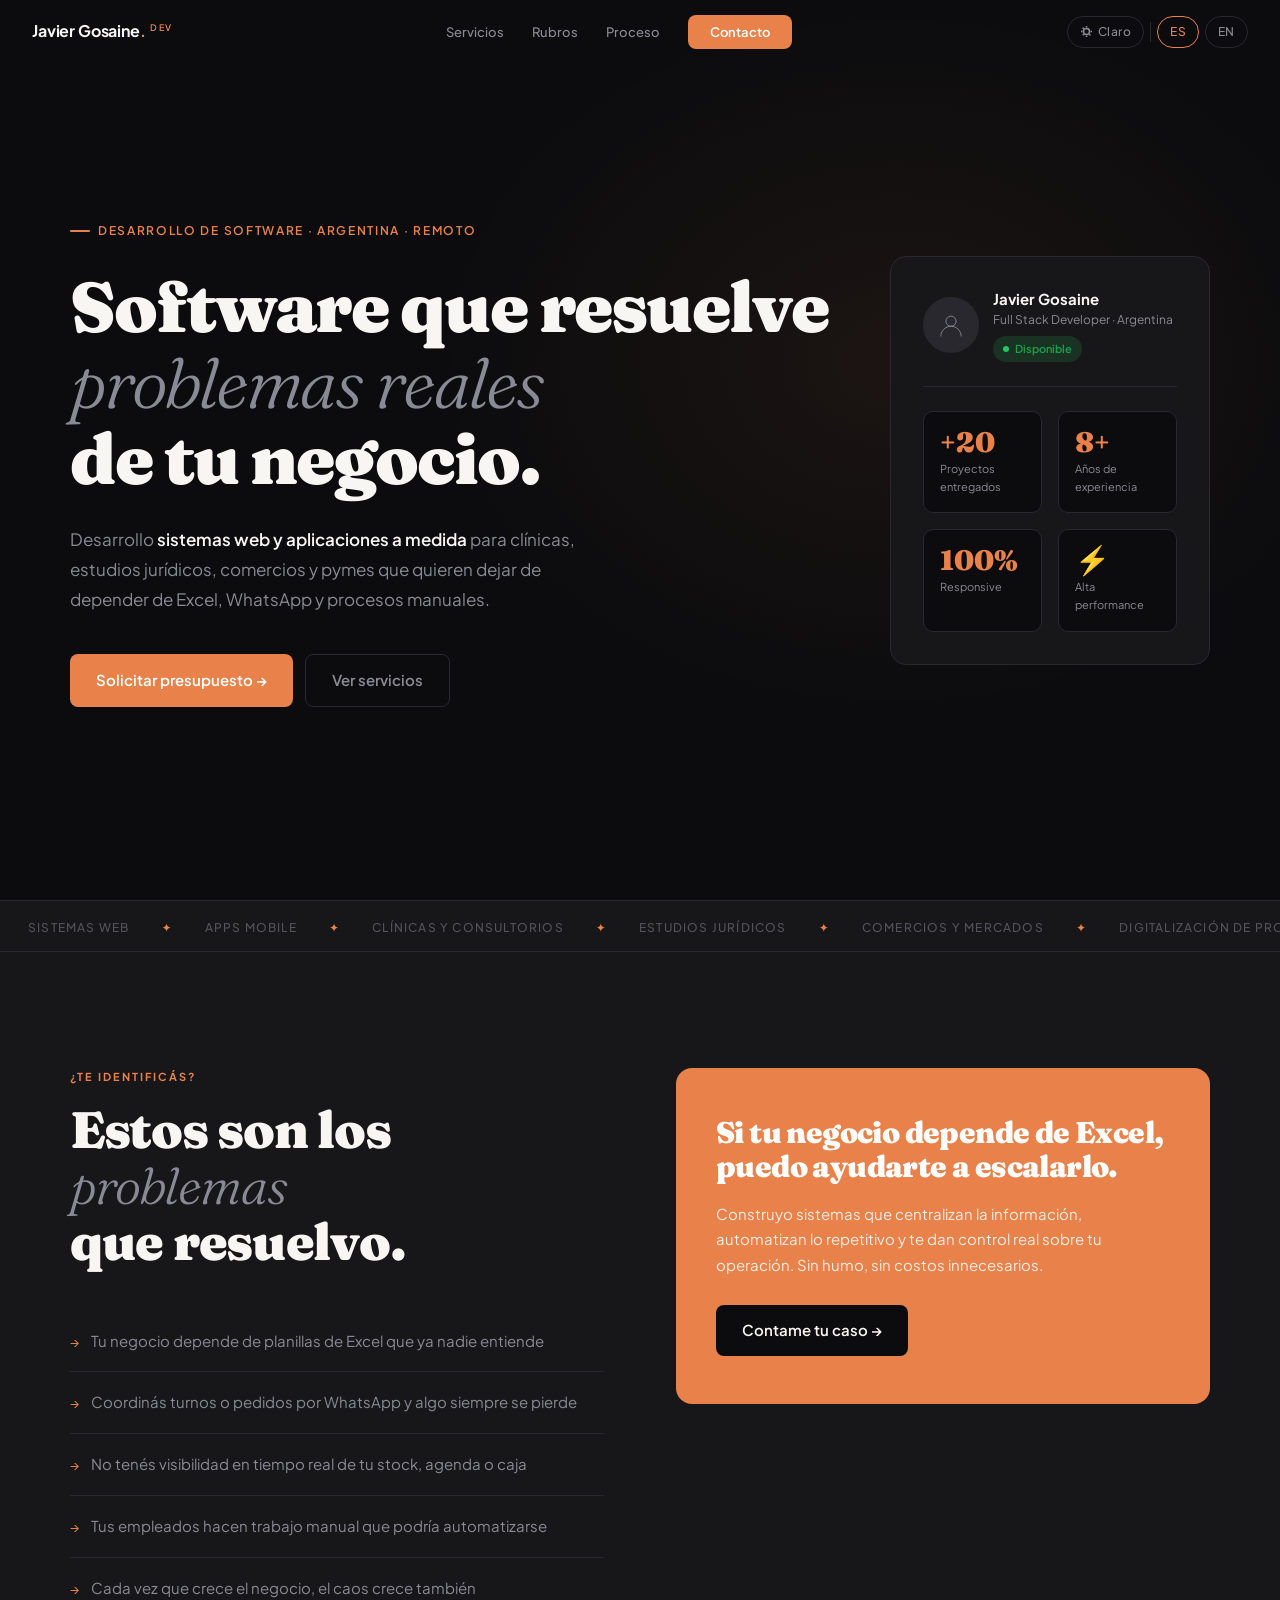
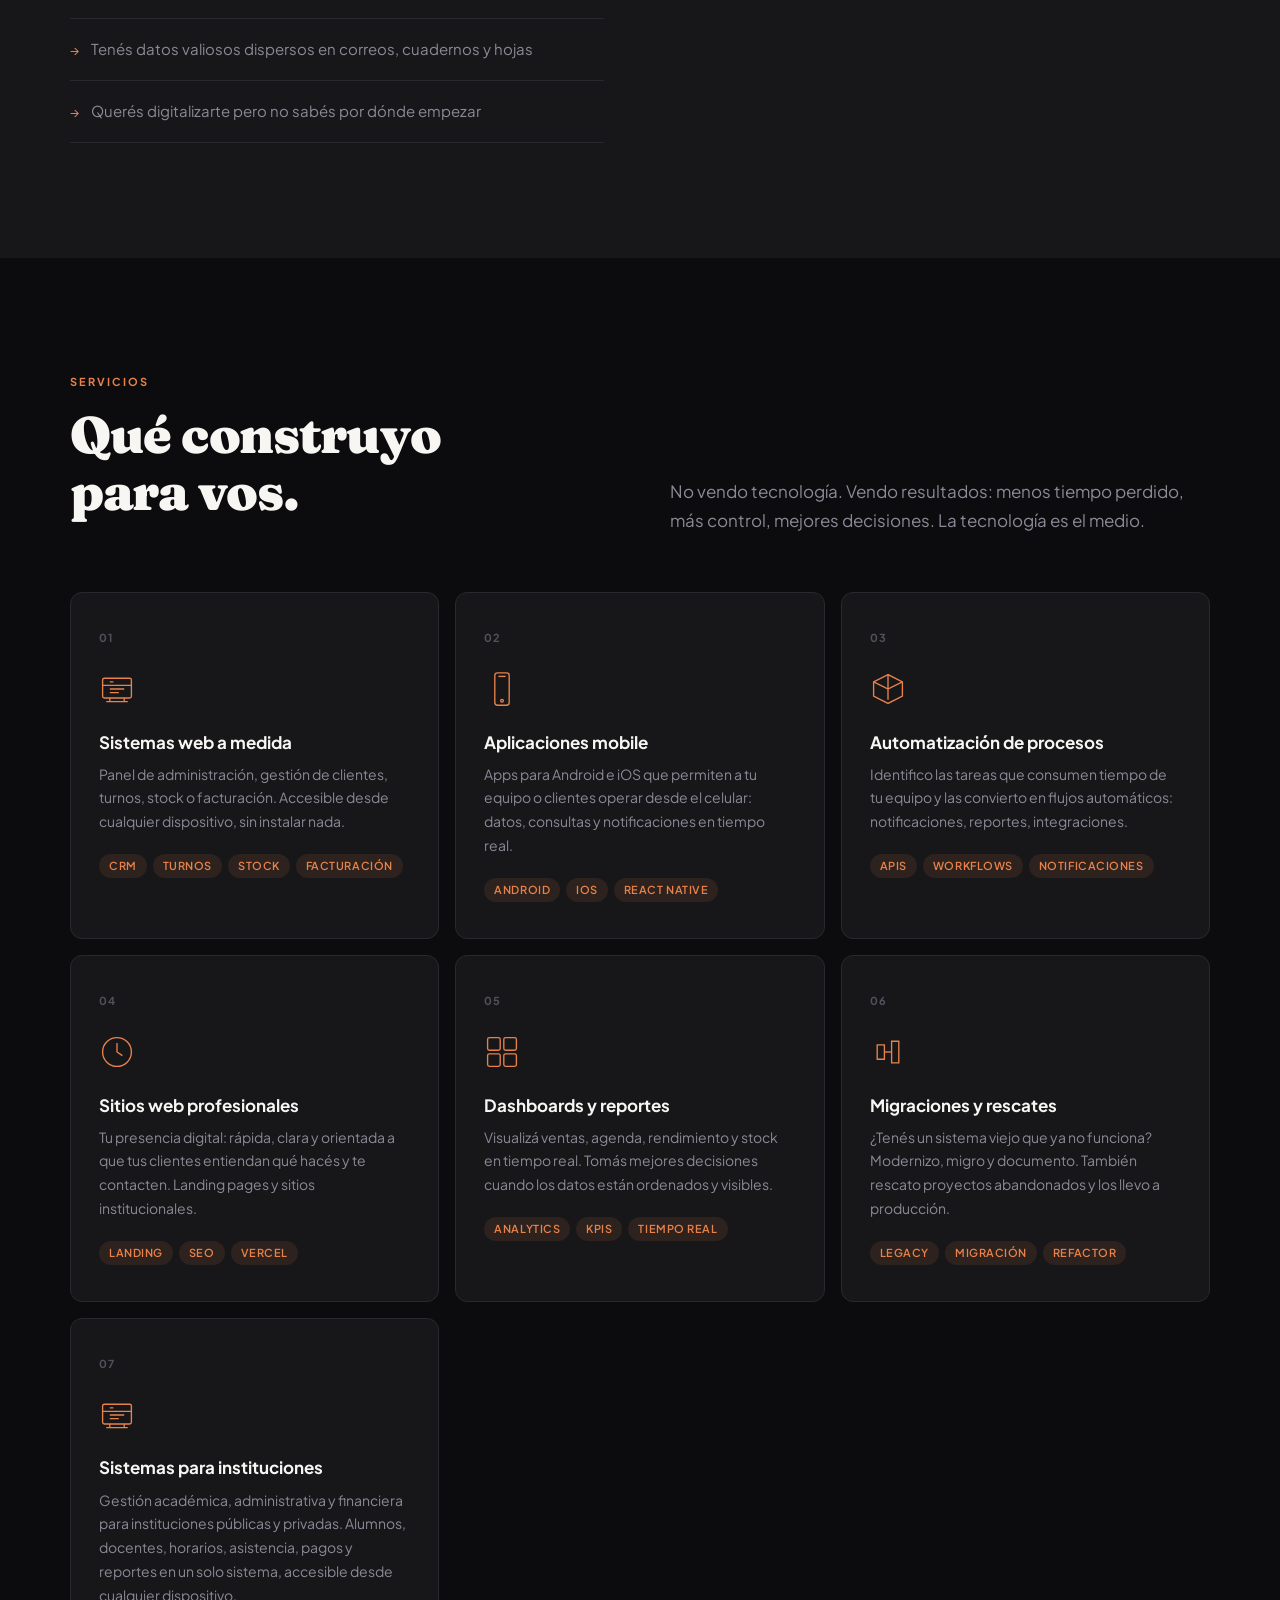
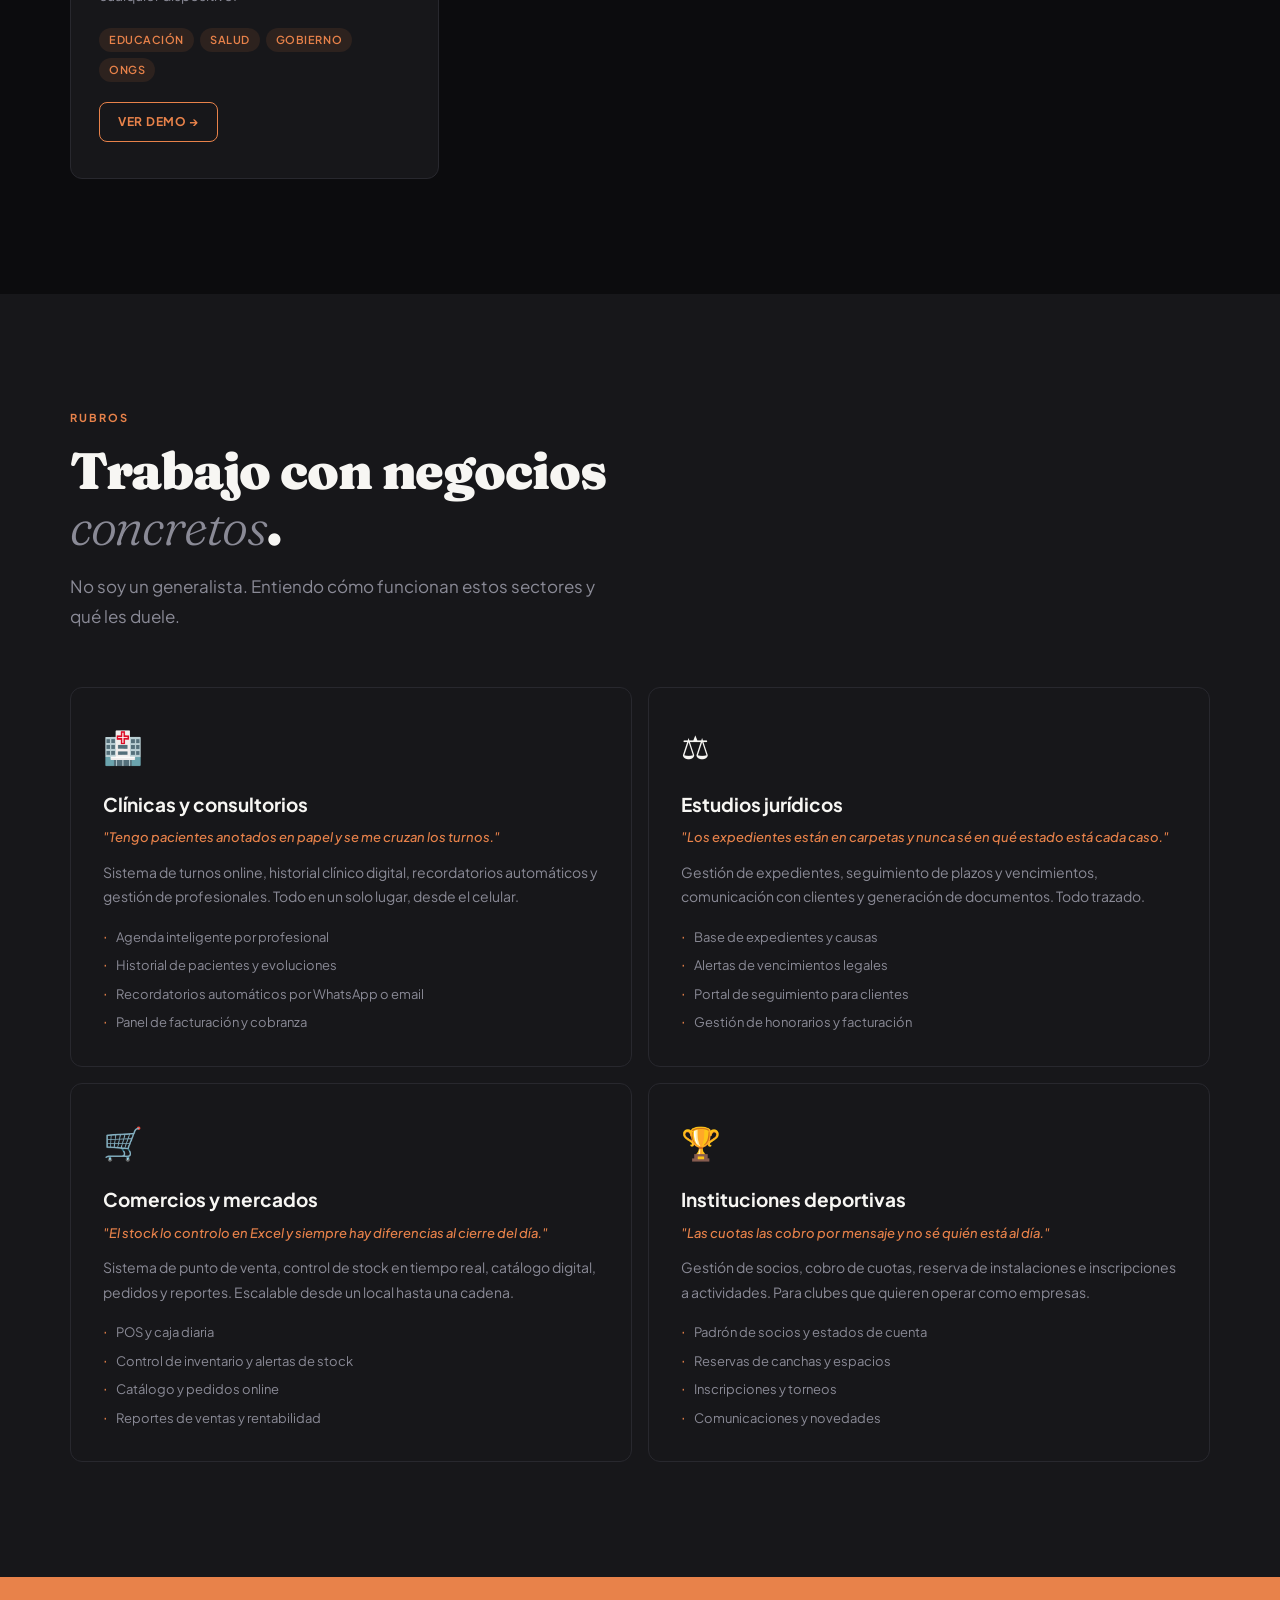
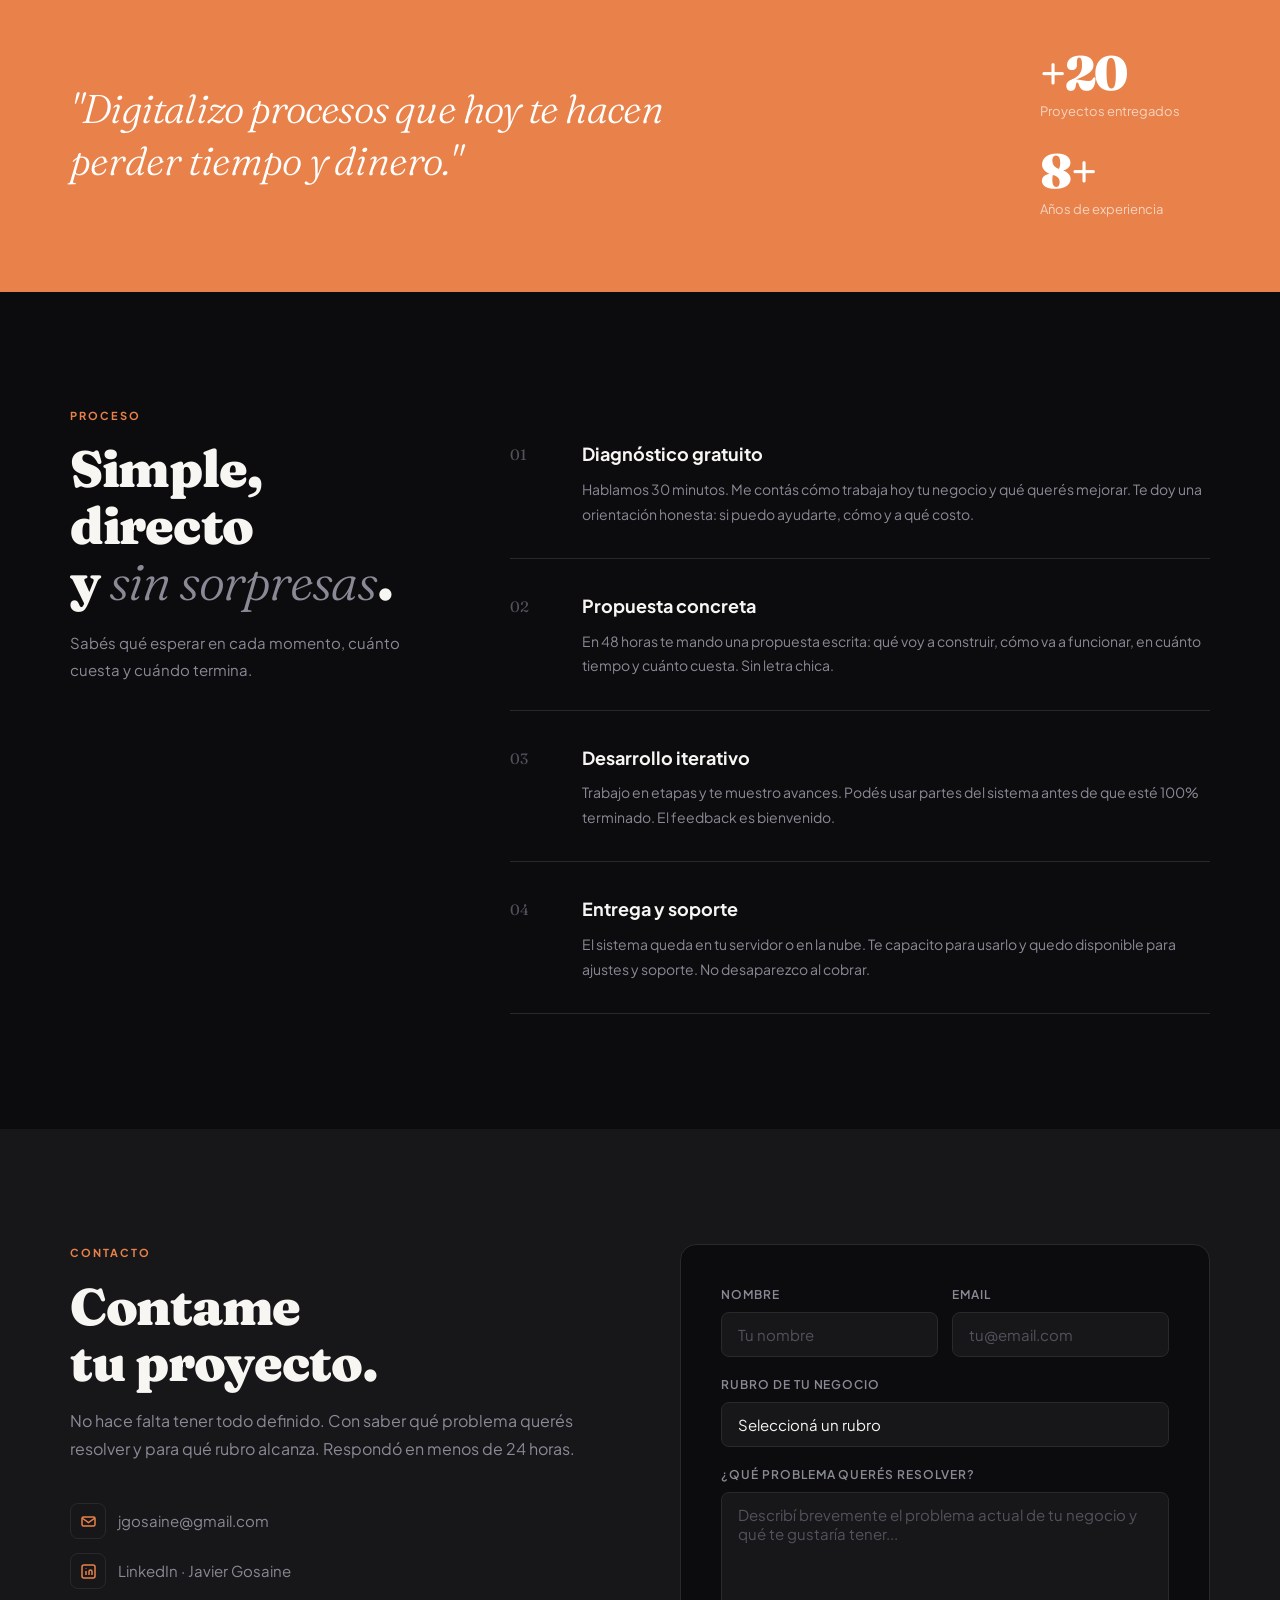
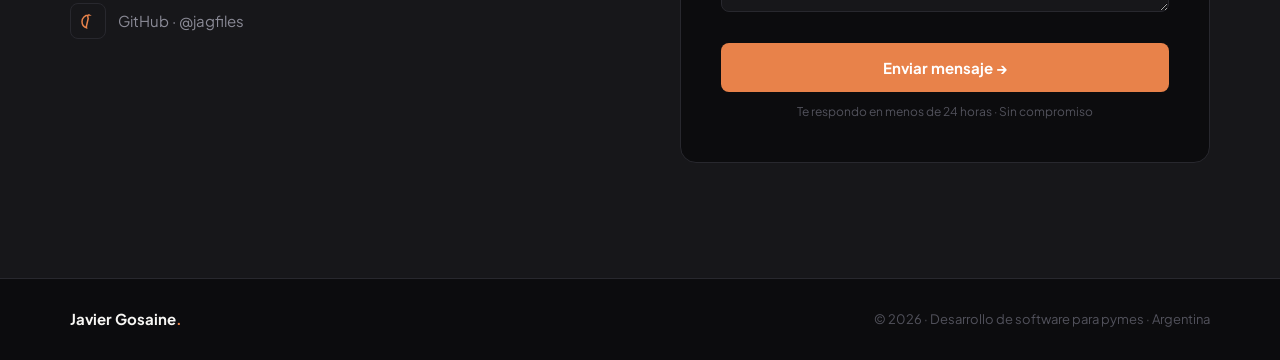
<file: index.html>
<!DOCTYPE html>
<html lang="es">
<head>
<meta charset="UTF-8"/>
<meta name="viewport" content="width=device-width, initial-scale=1.0"/>
<meta name="description" content="Javier Gosaine — Desarrollo software a medida para clínicas, estudios jurídicos, comercios y pymes. Soluciones web y mobile que reemplazan procesos manuales y Excel."/>
<title>Javier Gosaine · Desarrollo de Software para Pymes</title>
<link rel="preconnect" href="https://fonts.googleapis.com"/>
<link rel="preconnect" href="https://fonts.gstatic.com" crossorigin/>
<link href="https://fonts.googleapis.com/css2?family=Fraunces:ital,opsz,wght@0,9..144,300;0,9..144,900;1,9..144,300;1,9..144,900&family=Plus+Jakarta+Sans:wght@400;500;600;700&display=swap" rel="stylesheet"/>
<link rel="stylesheet" href="assets/css/styles.css"/>
</head>
<body>

<!-- ══════════════════════════════════
     NAV
══════════════════════════════════ -->
<nav id="nav">
  <a href="#" class="nav-logo">Javier Gosaine<span>.</span> <sup>dev</sup></a>
  <ul class="nav-links">
    <li><a href="#servicios" data-i18n="nav.services">Servicios</a></li>
    <li><a href="#rubros"    data-i18n="nav.sectors">Rubros</a></li>
    <li><a href="#proceso"   data-i18n="nav.process">Proceso</a></li>
    <li><a href="#contacto" class="nav-cta" data-i18n="nav.cta">Contacto</a></li>
  </ul>
  <div class="controls">
    <button class="ctrl-btn" id="themeBtn" aria-label="Toggle theme">
      <svg id="themeIcon" width="13" height="13" viewBox="0 0 13 13" fill="none" stroke="currentColor" stroke-width="1.6">
        <circle cx="6.5" cy="6.5" r="3"/>
        <path d="M6.5 1v1.5M6.5 10.5V12M1 6.5h1.5M10.5 6.5H12M2.6 2.6l1.1 1.1M9.3 9.3l1.1 1.1M9.3 3.7l-1.1 1.1M3.8 9.2l-1.1 1.1"/>
      </svg>
      <span id="themeLbl">Claro</span>
    </button>
    <div class="ctrl-sep"></div>
    <button class="ctrl-btn active" id="langEs" onclick="setLang('es')">ES</button>
    <button class="ctrl-btn"        id="langEn" onclick="setLang('en')">EN</button>
  </div>
</nav>

<!-- ══════════════════════════════════
     HERO
══════════════════════════════════ -->
<section class="hero" id="top">
  <div class="hi">
    <div class="hero-inner">
      <div>
        <div class="hero-eyebrow" data-i18n="hero.label">Desarrollo de Software · Argentina · Remoto</div>
        <h1 data-i18n="hero.h1">Software que resuelve<br><em>problemas reales</em><br>de tu negocio.</h1>
        <p class="hero-desc" data-i18n="hero.desc">
          Desarrollo <strong>sistemas web y aplicaciones a medida</strong> para clínicas, estudios jurídicos, comercios y pymes que quieren dejar de depender de Excel, WhatsApp y procesos manuales.
        </p>
        <div class="hero-btns">
          <a href="#contacto" class="btn btn-acc" data-i18n="hero.cta1">Solicitar presupuesto →</a>
          <a href="#servicios" class="btn btn-ghost" data-i18n="hero.cta2">Ver servicios</a>
        </div>
      </div>
      <div class="hero-card">
        <div class="hero-card-top">
          <div class="avatar-placeholder">
            <!-- Reemplazá por <img src="assets/img/foto.jpg" alt="Javier Gosaine"/> cuando tengas tu foto -->
            <svg width="28" height="28" viewBox="0 0 44 44" fill="none" stroke="currentColor" stroke-width="1.4">
              <circle cx="22" cy="16" r="8"/><path d="M6 40c0-8.8 7.2-16 16-16s16 7.2 16 16"/>
            </svg>
          </div>
          <div>
            <div class="hero-card-name">Javier Gosaine</div>
            <div class="hero-card-role">Full Stack Developer · Argentina</div>
            <div class="hero-badge">Disponible</div>
          </div>
        </div>
        <div class="hero-stats">
          <div class="hero-stat"><div class="hero-stat-n">+20</div><div class="hero-stat-l">Proyectos entregados</div></div>
          <div class="hero-stat"><div class="hero-stat-n">8+</div><div class="hero-stat-l">Años de experiencia</div></div>
          <div class="hero-stat"><div class="hero-stat-n">100%</div><div class="hero-stat-l">Responsive</div></div>
          <div class="hero-stat"><div class="hero-stat-n">⚡</div><div class="hero-stat-l">Alta performance</div></div>
        </div>
      </div>
    </div>
  </div>
</section>

<!-- ══════════════════════════════════
     TICKER
══════════════════════════════════ -->
<div class="ticker" aria-hidden="true">
  <div class="t-track">
    <span>Sistemas web</span><span class="dot">✦</span>
    <span>Apps mobile</span><span class="dot">✦</span>
    <span>Clínicas y consultorios</span><span class="dot">✦</span>
    <span>Estudios jurídicos</span><span class="dot">✦</span>
    <span>Comercios y mercados</span><span class="dot">✦</span>
    <span>Digitalización de procesos</span><span class="dot">✦</span>
    <span>Full Stack · Node · React</span><span class="dot">✦</span>
    <span>Deploy en producción</span><span class="dot">✦</span>
    <span>Sistemas web</span><span class="dot">✦</span>
    <span>Apps mobile</span><span class="dot">✦</span>
    <span>Clínicas y consultorios</span><span class="dot">✦</span>
    <span>Estudios jurídicos</span><span class="dot">✦</span>
    <span>Comercios y mercados</span><span class="dot">✦</span>
    <span>Digitalización de procesos</span><span class="dot">✦</span>
    <span>Full Stack · Node · React</span><span class="dot">✦</span>
    <span>Deploy en producción</span><span class="dot">✦</span>
  </div>
</div>

<!-- ══════════════════════════════════
     PROBLEMS
══════════════════════════════════ -->
<section class="problems" id="problemas">
  <div class="w">
    <div class="prob-inner">
      <div data-r>
        <span class="s-label" data-i18n="prob.label">¿Te identificás?</span>
        <h2 class="s-title" data-i18n="prob.title">Estos son los<br><em>problemas</em><br>que resuelvo.</h2>
        <ul class="prob-list">
          <li>Tu negocio depende de planillas de Excel que ya nadie entiende</li>
          <li>Coordinás turnos o pedidos por WhatsApp y algo siempre se pierde</li>
          <li>No tenés visibilidad en tiempo real de tu stock, agenda o caja</li>
          <li>Tus empleados hacen trabajo manual que podría automatizarse</li>
          <li>Cada vez que crece el negocio, el caos crece también</li>
          <li>Tenés datos valiosos dispersos en correos, cuadernos y hojas</li>
          <li>Querés digitalizarte pero no sabés por dónde empezar</li>
        </ul>
      </div>
      <div data-r>
        <div class="prob-card">
          <h3 data-i18n="prob.card.h">Si tu negocio depende de Excel, puedo ayudarte a escalarlo.</h3>
          <p data-i18n="prob.card.p">Construyo sistemas que centralizan la información, automatizan lo repetitivo y te dan control real sobre tu operación. Sin humo, sin costos innecesarios.</p>
          <a href="#contacto" class="btn btn-inv" data-i18n="prob.card.btn">Contame tu caso →</a>
        </div>
      </div>
    </div>
  </div>
</section>

<!-- ══════════════════════════════════
     SERVICES
══════════════════════════════════ -->
<section id="servicios">
  <div class="w">
    <div class="srv-header">
      <div data-r>
        <span class="s-label" data-i18n="srv.label">Servicios</span>
        <h2 class="s-title" data-i18n="srv.title">Qué construyo<br>para vos.</h2>
      </div>
      <p class="s-lead" data-r data-i18n="srv.lead">No vendo tecnología. Vendo resultados: menos tiempo perdido, más control, mejores decisiones. La tecnología es el medio.</p>
    </div>
    <div class="srv-grid">
      <div class="srv" data-r>
        <span class="srv-num">01</span>
        <svg class="srv-icon" viewBox="0 0 40 40" fill="none" stroke="currentColor" stroke-width="1.5"><rect x="4" y="8" width="32" height="22" rx="2"/><path d="M4 16h32M12 30v4M28 30v4M8 34h24"/><path d="M12 12h4M12 20h16M12 24h10"/></svg>
        <h3>Sistemas web a medida</h3>
        <p>Panel de administración, gestión de clientes, turnos, stock o facturación. Accesible desde cualquier dispositivo, sin instalar nada.</p>
        <div class="srv-tags"><span>CRM</span><span>Turnos</span><span>Stock</span><span>Facturación</span></div>
      </div>
      <div class="srv" data-r>
        <span class="srv-num">02</span>
        <svg class="srv-icon" viewBox="0 0 40 40" fill="none" stroke="currentColor" stroke-width="1.5"><rect x="12" y="2" width="16" height="36" rx="3"/><circle cx="20" cy="33" r="1.5"/><path d="M16 6h8"/></svg>
        <h3>Aplicaciones mobile</h3>
        <p>Apps para Android e iOS que permiten a tu equipo o clientes operar desde el celular: datos, consultas y notificaciones en tiempo real.</p>
        <div class="srv-tags"><span>Android</span><span>iOS</span><span>React Native</span></div>
      </div>
      <div class="srv" data-r>
        <span class="srv-num">03</span>
        <svg class="srv-icon" viewBox="0 0 40 40" fill="none" stroke="currentColor" stroke-width="1.5"><path d="M20 4L4 12v16l16 8 16-8V12L20 4z"/><path d="M20 4v28M4 12l16 8 16-8"/></svg>
        <h3>Automatización de procesos</h3>
        <p>Identifico las tareas que consumen tiempo de tu equipo y las convierto en flujos automáticos: notificaciones, reportes, integraciones.</p>
        <div class="srv-tags"><span>APIs</span><span>Workflows</span><span>Notificaciones</span></div>
      </div>
      <div class="srv" data-r>
        <span class="srv-num">04</span>
        <svg class="srv-icon" viewBox="0 0 40 40" fill="none" stroke="currentColor" stroke-width="1.5"><circle cx="20" cy="20" r="16"/><path d="M20 10v10l6 4"/></svg>
        <h3>Sitios web profesionales</h3>
        <p>Tu presencia digital: rápida, clara y orientada a que tus clientes entiendan qué hacés y te contacten. Landing pages y sitios institucionales.</p>
        <div class="srv-tags"><span>Landing</span><span>SEO</span><span>Vercel</span></div>
      </div>
      <div class="srv" data-r>
        <span class="srv-num">05</span>
        <svg class="srv-icon" viewBox="0 0 40 40" fill="none" stroke="currentColor" stroke-width="1.5"><rect x="4" y="4" width="14" height="14" rx="2"/><rect x="22" y="4" width="14" height="14" rx="2"/><rect x="4" y="22" width="14" height="14" rx="2"/><rect x="22" y="22" width="14" height="14" rx="2"/></svg>
        <h3>Dashboards y reportes</h3>
        <p>Visualizá ventas, agenda, rendimiento y stock en tiempo real. Tomás mejores decisiones cuando los datos están ordenados y visibles.</p>
        <div class="srv-tags"><span>Analytics</span><span>KPIs</span><span>Tiempo real</span></div>
      </div>
      <div class="srv" data-r>
        <span class="srv-num">06</span>
        <svg class="srv-icon" viewBox="0 0 40 40" fill="none" stroke="currentColor" stroke-width="1.5"><path d="M8 12h8v16H8zM24 8h8v24h-8z"/><path d="M16 20h8"/></svg>
        <h3>Migraciones y rescates</h3>
        <p>¿Tenés un sistema viejo que ya no funciona? Modernizo, migro y documento. También rescato proyectos abandonados y los llevo a producción.</p>
        <div class="srv-tags"><span>Legacy</span><span>Migración</span><span>Refactor</span></div>
      </div>
      <div class="srv" data-r>
        <span class="srv-num">07</span>
        <svg class="srv-icon" viewBox="0 0 40 40" fill="none" stroke="currentColor" stroke-width="1.5"><rect x="4" y="8" width="32" height="22" rx="2"/><path d="M4 16h32M12 30v4M28 30v4M8 34h24"/><path d="M12 12h4M12 20h16M12 24h10"/></svg>
        <h3>Sistemas para instituciones educativas</h3>
        <p>Gestión académica, administrativa y financiera para instituciones públicas y privadas. Alumnos, docentes, horarios, asistencia, pagos y reportes en un solo sistema, accesible desde cualquier dispositivo.</p>
        <div class="srv-tags"><span>Educación</span><span>Salud</span><span>Gobierno</span><span>ONGs</span></div>
        <a href="/cet_demo.html" target="_blank" rel="noopener" class="demo-btn">Ver demo →</a>
      </div>
    </div>
  </div>
</section>

<!-- ══════════════════════════════════
     SECTORS
══════════════════════════════════ -->
<section class="sectors" id="rubros">
  <div class="w">
    <div data-r>
      <span class="s-label" data-i18n="sec.label">Rubros</span>
      <h2 class="s-title" data-i18n="sec.title">Trabajo con negocios<br><em>concretos</em>.</h2>
      <p class="s-lead" data-i18n="sec.lead">No soy un generalista. Entiendo cómo funcionan estos sectores y qué les duele.</p>
    </div>
    <div class="sec-grid">
      <div class="sec" data-r>
        <span class="sec-icon">🏥</span>
        <h3>Clínicas y consultorios</h3>
        <span class="sec-tag">"Tengo pacientes anotados en papel y se me cruzan los turnos."</span>
        <p>Sistema de turnos online, historial clínico digital, recordatorios automáticos y gestión de profesionales. Todo en un solo lugar, desde el celular.</p>
        <ul class="sec-feats">
          <li>Agenda inteligente por profesional</li>
          <li>Historial de pacientes y evoluciones</li>
          <li>Recordatorios automáticos por WhatsApp o email</li>
          <li>Panel de facturación y cobranza</li>
        </ul>
      </div>
      <div class="sec" data-r>
        <span class="sec-icon">⚖️</span>
        <h3>Estudios jurídicos</h3>
        <span class="sec-tag">"Los expedientes están en carpetas y nunca sé en qué estado está cada caso."</span>
        <p>Gestión de expedientes, seguimiento de plazos y vencimientos, comunicación con clientes y generación de documentos. Todo trazado.</p>
        <ul class="sec-feats">
          <li>Base de expedientes y causas</li>
          <li>Alertas de vencimientos legales</li>
          <li>Portal de seguimiento para clientes</li>
          <li>Gestión de honorarios y facturación</li>
        </ul>
      </div>
      <div class="sec" data-r>
        <span class="sec-icon">🛒</span>
        <h3>Comercios y mercados</h3>
        <span class="sec-tag">"El stock lo controlo en Excel y siempre hay diferencias al cierre del día."</span>
        <p>Sistema de punto de venta, control de stock en tiempo real, catálogo digital, pedidos y reportes. Escalable desde un local hasta una cadena.</p>
        <ul class="sec-feats">
          <li>POS y caja diaria</li>
          <li>Control de inventario y alertas de stock</li>
          <li>Catálogo y pedidos online</li>
          <li>Reportes de ventas y rentabilidad</li>
        </ul>
      </div>
      <div class="sec" data-r>
        <span class="sec-icon">🏆</span>
        <h3>Instituciones deportivas</h3>
        <span class="sec-tag">"Las cuotas las cobro por mensaje y no sé quién está al día."</span>
        <p>Gestión de socios, cobro de cuotas, reserva de instalaciones e inscripciones a actividades. Para clubes que quieren operar como empresas.</p>
        <ul class="sec-feats">
          <li>Padrón de socios y estados de cuenta</li>
          <li>Reservas de canchas y espacios</li>
          <li>Inscripciones y torneos</li>
          <li>Comunicaciones y novedades</li>
        </ul>
      </div>
    </div>
  </div>
</section>

<!-- ══════════════════════════════════
     PROOF STRIP
══════════════════════════════════ -->
<div class="proof">
  <div class="w">
    <blockquote class="proof-q">
      <em>"Digitalizo procesos que hoy te hacen perder tiempo y dinero."</em>
    </blockquote>
    <div class="proof-stats">
      <div><div class="pn">+20</div><div class="pl">Proyectos entregados</div></div>
      <div><div class="pn">8+</div><div class="pl">Años de experiencia</div></div>
    </div>
  </div>
</div>

<!-- ══════════════════════════════════
     PROCESS
══════════════════════════════════ -->
<section id="proceso">
  <div class="w">
    <div class="proc-inner">
      <div class="proc-sticky" data-r>
        <span class="s-label" data-i18n="proc.label">Proceso</span>
        <h2 class="s-title" data-i18n="proc.title">Simple, directo<br>y <em>sin sorpresas</em>.</h2>
        <p class="s-lead" style="font-size:15px;margin-top:20px" data-i18n="proc.lead">Sabés qué esperar en cada momento, cuánto cuesta y cuándo termina.</p>
      </div>
      <div class="steps">
        <div class="step on" data-r>
          <span class="step-n">01</span>
          <div>
            <h4>Diagnóstico gratuito</h4>
            <p>Hablamos 30 minutos. Me contás cómo trabaja hoy tu negocio y qué querés mejorar. Te doy una orientación honesta: si puedo ayudarte, cómo y a qué costo.</p>
          </div>
        </div>
        <div class="step" data-r>
          <span class="step-n">02</span>
          <div>
            <h4>Propuesta concreta</h4>
            <p>En 48 horas te mando una propuesta escrita: qué voy a construir, cómo va a funcionar, en cuánto tiempo y cuánto cuesta. Sin letra chica.</p>
          </div>
        </div>
        <div class="step" data-r>
          <span class="step-n">03</span>
          <div>
            <h4>Desarrollo iterativo</h4>
            <p>Trabajo en etapas y te muestro avances. Podés usar partes del sistema antes de que esté 100% terminado. El feedback es bienvenido.</p>
          </div>
        </div>
        <div class="step" data-r>
          <span class="step-n">04</span>
          <div>
            <h4>Entrega y soporte</h4>
            <p>El sistema queda en tu servidor o en la nube. Te capacito para usarlo y quedo disponible para ajustes y soporte. No desaparezco al cobrar.</p>
          </div>
        </div>
      </div>
    </div>
  </div>
</section>

<!-- ══════════════════════════════════
     CONTACT
══════════════════════════════════ -->
<section class="contact" id="contacto">
  <div class="w">
    <div class="con-inner">
      <div class="con-info" data-r>
        <span class="s-label" data-i18n="con.label">Contacto</span>
        <h2 class="s-title" data-i18n="con.title">Contame<br>tu proyecto.</h2>
        <p data-i18n="con.p">No hace falta tener todo definido. Con saber qué problema querés resolver y para qué rubro alcanza. Respondó en menos de 24 horas.</p>
        <div class="con-meta">
          <a href="mailto:jgosaine@gmail.com">
            <div class="con-icon">
              <svg width="15" height="15" viewBox="0 0 15 15" fill="none" stroke="currentColor" stroke-width="1.5"><rect x="1" y="3" width="13" height="9" rx="1.5"/><path d="M1 4l6.5 4.5L14 4"/></svg>
            </div>
            jgosaine@gmail.com
          </a>
          <a href="https://linkedin.com/in/javiergosaine" target="_blank" rel="noopener">
            <div class="con-icon">
              <svg width="15" height="15" viewBox="0 0 15 15" fill="none" stroke="currentColor" stroke-width="1.5"><rect x="1" y="1" width="13" height="13" rx="2"/><path d="M5 7v4M5 4.5v.5"/><path d="M8 11V7.5c0-1 .5-1.5 1.5-1.5S11 6.5 11 7.5V11"/></svg>
            </div>
            LinkedIn · Javier Gosaine
          </a>
          <a href="https://github.com/jagfiles" target="_blank" rel="noopener">
            <div class="con-icon">
              <svg width="15" height="15" viewBox="0 0 15 15" fill="none" stroke="currentColor" stroke-width="1.5"><path d="M7.5 1C4 1 1 4 1 7.5c0 2.9 1.9 5.4 4.5 6.3-.1-.6-.1-1.4 0-2l1.7-7.3s-.4-.9-.4-2.2C6.8 0.3 8 1 8 1z"/></svg>
            </div>
            GitHub · @jagfiles
          </a>
        </div>
      </div>
      <div class="form-box" data-r>
        <!-- ⚠️  Reemplazá REEMPLAZAR_CON_TU_ID con tu ID de Formspree -->
        <form id="cF" action="https://formspree.io/f/mdablaeb" method="POST">
          <div class="f2">
            <div class="fr"><label>Nombre</label><input type="text" name="nombre" placeholder="Tu nombre" required/></div>
            <div class="fr"><label>Email</label><input type="email" name="email" placeholder="tu@email.com" required/></div>
          </div>
          <div class="fr">
            <label>Rubro de tu negocio</label>
            <select name="rubro">
              <option value="">Seleccioná un rubro</option>
              <option>Clínica / Consultorio</option>
              <option>Estudio jurídico</option>
              <option>Comercio / Mercado</option>
              <option>Institución deportiva</option>
              <option>Otro</option>
            </select>
          </div>
          <div class="fr"><label>¿Qué problema querés resolver?</label><textarea name="mensaje" placeholder="Describí brevemente el problema actual de tu negocio y qué te gustaría tener..." required></textarea></div>
          <button type="submit" class="btn-form">Enviar mensaje →</button>
          <p class="f-note">Te respondo en menos de 24 horas · Sin compromiso</p>
        </form>
        <div class="f-ok" id="fOk">
          <h3>¡Mensaje recibido!</h3>
          <p>Te respondo en menos de 24 horas con una primera orientación.</p>
        </div>
      </div>
    </div>
  </div>
</section>

<!-- ══════════════════════════════════
     FOOTER
══════════════════════════════════ -->
<footer>
  <div class="foot">
    <span class="foot-logo">Javier Gosaine<span>.</span></span>
    <p>© <span id="yr"></span> · Desarrollo de software para pymes · Argentina</p>
  </div>
</footer>

<script src="assets/js/main.js"></script>
</body>
</html>
</file>
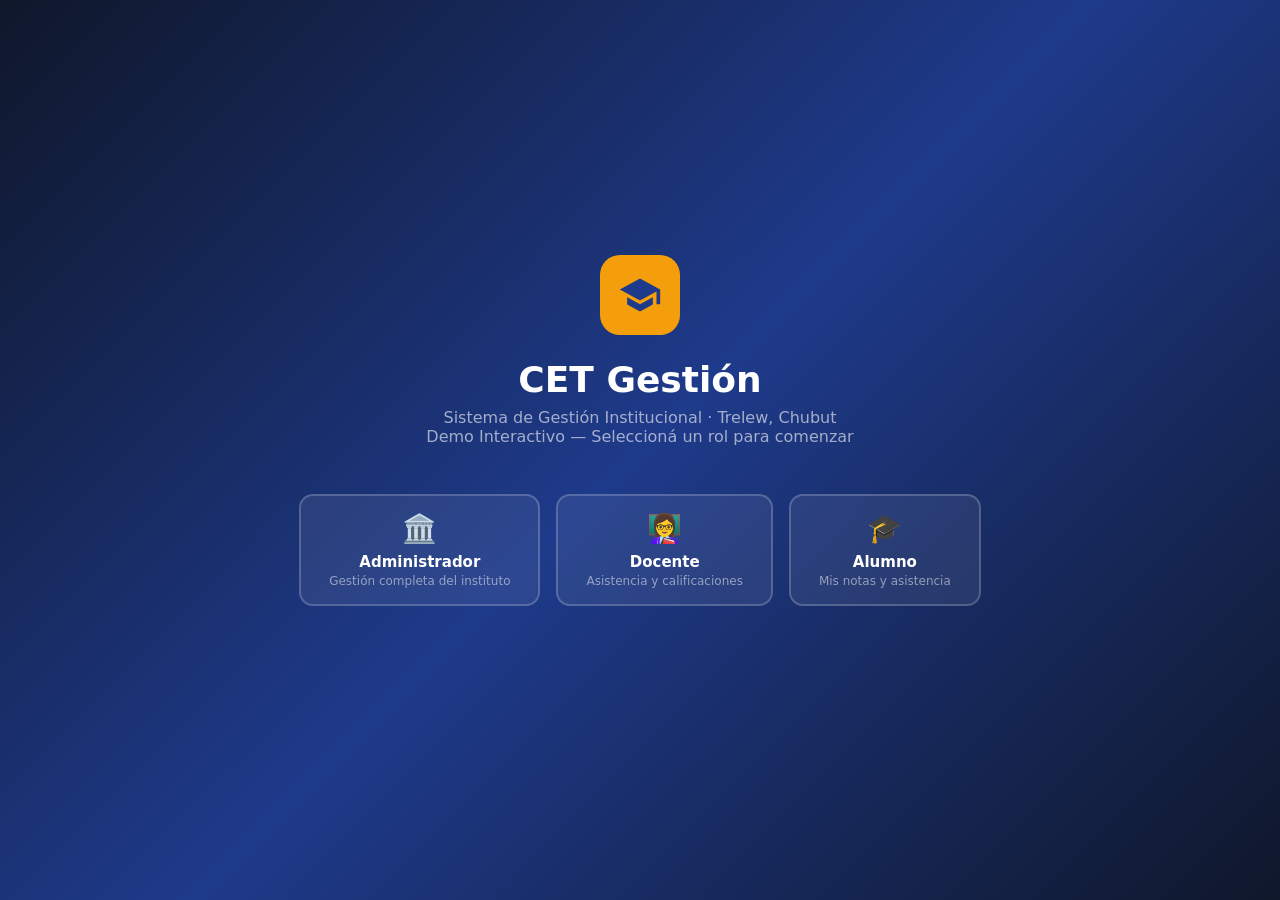
<file: cet_demo.html>
<!DOCTYPE html>
<html lang="es">
<head>
<meta charset="UTF-8">
<meta name="viewport" content="width=device-width, initial-scale=1.0">
<title>CET Gestión — Demo Interactivo</title>
<style>
*{box-sizing:border-box;margin:0;padding:0}
:root{
  --navy:#1e3a8a;--navy2:#2563eb;--navy-dark:#1e2d6b;
  --gold:#f59e0b;--gold2:#fbbf24;
  --purple:#7c3aed;--pink:#be185d;--green:#16a34a;
  --red:#dc2626;--orange:#ea580c;
  --gray:#6b7280;--light:#f1f5f9;--border:#e2e8f0;
  --white:#fff;--text:#1e293b;--muted:#64748b;
}
body{font-family:'Segoe UI',system-ui,sans-serif;background:#0f172a;color:var(--text);overflow:hidden;height:100vh}

/* INTRO SCREEN */
#intro{position:fixed;inset:0;background:linear-gradient(135deg,#0f172a 0%,#1e3a8a 50%,#0f172a 100%);display:flex;flex-direction:column;align-items:center;justify-content:center;z-index:1000;transition:opacity .8s}
#intro.hide{opacity:0;pointer-events:none}
.intro-logo{width:80px;height:80px;background:var(--gold);border-radius:20px;display:flex;align-items:center;justify-content:center;margin-bottom:24px;animation:pulse 2s infinite}
@keyframes pulse{0%,100%{transform:scale(1)}50%{transform:scale(1.05)}}
.intro-logo svg{width:44px;height:44px;fill:var(--navy)}
.intro-title{font-size:36px;font-weight:800;color:#fff;margin-bottom:8px;text-align:center}
.intro-sub{font-size:16px;color:rgba(255,255,255,.6);margin-bottom:48px;text-align:center}
.intro-roles{display:flex;gap:16px;flex-wrap:wrap;justify-content:center;margin-bottom:40px}
.role-btn{padding:16px 28px;border-radius:14px;border:2px solid rgba(255,255,255,.2);background:rgba(255,255,255,.07);color:#fff;cursor:pointer;transition:all .2s;text-align:center;min-width:160px}
.role-btn:hover{border-color:var(--gold);background:rgba(245,158,11,.15);transform:translateY(-2px)}
.role-btn .role-icon{font-size:28px;margin-bottom:8px}
.role-btn .role-name{font-size:15px;font-weight:600}
.role-btn .role-desc{font-size:12px;color:rgba(255,255,255,.5);margin-top:3px}

/* APP SHELL */
#app{position:fixed;inset:0;display:flex;flex-direction:column;background:#0f172a}

/* TOP CONTROLS */
.controls-bar{height:48px;background:#0f172a;display:flex;align-items:center;justify-content:space-between;padding:0 20px;flex-shrink:0}
.controls-left{display:flex;align-items:center;gap:12px}
.ctrl-label{font-size:12px;color:rgba(255,255,255,.4)}
.device-toggle{display:flex;background:rgba(255,255,255,.08);border-radius:8px;overflow:hidden}
.device-btn{padding:5px 12px;font-size:12px;color:rgba(255,255,255,.5);cursor:pointer;transition:all .15s;border:none;background:none}
.device-btn.active{background:var(--navy2);color:#fff}
.role-switcher{display:flex;gap:6px}
.rs-btn{padding:4px 12px;border-radius:6px;font-size:12px;cursor:pointer;border:1px solid rgba(255,255,255,.15);background:transparent;color:rgba(255,255,255,.5);transition:all .15s}
.rs-btn.active{background:var(--gold);color:var(--navy);border-color:var(--gold);font-weight:600}
.controls-right{display:flex;align-items:center;gap:10px}
.back-intro{font-size:12px;color:rgba(255,255,255,.3);cursor:pointer;padding:4px 8px;border-radius:4px}
.back-intro:hover{color:rgba(255,255,255,.6)}

/* DEVICE FRAME */
.frame-area{flex:1;display:flex;align-items:center;justify-content:center;overflow:hidden;padding:12px}
.device-frame{transition:all .4s cubic-bezier(.4,0,.2,1);overflow:hidden;position:relative}
.device-frame.desktop{width:100%;max-width:1200px;height:100%;border-radius:12px;box-shadow:0 25px 80px rgba(0,0,0,.6)}
.device-frame.mobile{width:390px;height:780px;border-radius:44px;box-shadow:0 30px 80px rgba(0,0,0,.7),inset 0 0 0 2px rgba(255,255,255,.1);overflow:hidden}
.mobile-notch{position:absolute;top:0;left:50%;transform:translateX(-50%);width:120px;height:34px;background:#0f172a;border-radius:0 0 20px 20px;z-index:100}

/* THE APP INSIDE FRAME */
.cet-app{width:100%;height:100%;display:flex;background:#f1f5f9;overflow:hidden}

/* SIDEBAR */
.sidebar{width:200px;background:var(--navy);display:flex;flex-direction:column;flex-shrink:0;transition:all .3s}
.device-frame.mobile .sidebar{display:none}
.sb-head{padding:16px 14px;border-bottom:1px solid rgba(255,255,255,.1)}
.sb-logo{display:flex;align-items:center;gap:9px}
.sb-icon{width:32px;height:32px;background:var(--gold);border-radius:8px;display:flex;align-items:center;justify-content:center;flex-shrink:0}
.sb-icon svg{width:18px;height:18px;fill:var(--navy)}
.sb-name{font-size:13px;font-weight:700;color:#fff}
.sb-tagline{font-size:10px;color:rgba(255,255,255,.45)}
.sb-nav{flex:1;padding:8px 0;overflow-y:auto}
.nav-sec{padding:10px 14px 4px;font-size:10px;color:rgba(255,255,255,.3);letter-spacing:.07em;text-transform:uppercase}
.nav-item{display:flex;align-items:center;gap:9px;padding:8px 14px;cursor:pointer;border-left:3px solid transparent;color:rgba(255,255,255,.65);font-size:13px;transition:all .15s}
.nav-item:hover{background:rgba(255,255,255,.07);color:#fff}
.nav-item.active{background:rgba(245,158,11,.15);border-left-color:var(--gold);color:#fff}
.nav-item .ni{font-size:15px;width:16px;text-align:center}
.sb-foot{padding:12px 14px;border-top:1px solid rgba(255,255,255,.1)}
.sb-user{display:flex;align-items:center;gap:8px}
.sb-av{width:28px;height:28px;border-radius:50%;background:var(--gold);display:flex;align-items:center;justify-content:center;font-size:11px;font-weight:700;color:var(--navy);flex-shrink:0}
.sb-uname{font-size:12px;color:#fff;font-weight:500}
.sb-urole{font-size:10px;color:rgba(255,255,255,.4)}

/* MAIN */
.main-area{flex:1;display:flex;flex-direction:column;overflow:hidden}
.topbar{height:50px;background:var(--white);border-bottom:1px solid var(--border);display:flex;align-items:center;padding:0 16px;gap:10px;flex-shrink:0}
.device-frame.mobile .topbar{height:44px;padding-top:36px;height:80px}
.tb-menu{display:none;width:28px;height:28px;align-items:center;justify-content:center;cursor:pointer;color:var(--navy);font-size:18px}
.device-frame.mobile .tb-menu{display:flex}
.tb-logo-m{display:none;align-items:center;gap:8px}
.device-frame.mobile .tb-logo-m{display:flex}
.tb-logo-m .tl-icon{width:28px;height:28px;background:var(--navy);border-radius:7px;display:flex;align-items:center;justify-content:center}
.tb-logo-m .tl-icon svg{width:15px;height:15px;fill:var(--gold)}
.tb-logo-m .tl-name{font-size:14px;font-weight:700;color:var(--navy)}
.tb-title{font-weight:600;font-size:14px;color:var(--navy);flex:1}
.device-frame.mobile .tb-title{display:none}
.tb-role-badge{padding:3px 10px;border-radius:99px;font-size:11px;font-weight:600}
.badge-admin{background:#dbeafe;color:#1d4ed8}
.badge-docente{background:#f3e8ff;color:#7c3aed}
.badge-alumno{background:#dcfce7;color:#166534}
.tb-lock{width:28px;height:28px;border-radius:7px;background:var(--light);display:flex;align-items:center;justify-content:center;font-size:13px;cursor:pointer;color:var(--muted)}
.tb-salir{padding:4px 12px;border-radius:6px;border:1px solid var(--border);background:transparent;font-size:12px;color:var(--muted);cursor:pointer}

/* CONTENT */
.content{flex:1;overflow-y:auto;padding:16px;background:var(--light)}
.device-frame.mobile .content{padding:12px}

/* PAGES */
.page{display:none}
.page.active{display:block}

/* HERO BANNER */
.hero-banner{background:linear-gradient(135deg,var(--navy) 0%,var(--navy2) 100%);border-radius:12px;padding:24px;margin-bottom:16px;position:relative;overflow:hidden}
.hero-banner::after{content:'';position:absolute;right:-20px;top:-20px;width:120px;height:120px;border-radius:50%;background:rgba(255,255,255,.05)}
.hero-sub{font-size:11px;color:rgba(255,255,255,.6);text-transform:uppercase;letter-spacing:.06em;margin-bottom:4px}
.hero-title{font-size:22px;font-weight:800;color:#fff;margin-bottom:4px}
.device-frame.mobile .hero-title{font-size:18px}
.hero-date{font-size:12px;color:rgba(255,255,255,.55)}
.hero-cet-badge{position:absolute;right:20px;top:50%;transform:translateY(-50%);background:rgba(255,255,255,.12);border-radius:10px;padding:10px 14px;text-align:center}
.device-frame.mobile .hero-cet-badge{display:none}
.hero-cet-badge .hcb-icon{font-size:20px;margin-bottom:4px}
.hero-cet-badge .hcb-name{font-size:12px;font-weight:700;color:#fff}
.hero-cet-badge .hcb-sub{font-size:10px;color:rgba(255,255,255,.5)}

/* ALERT STRIP */
.alert-strip{background:#fef3c7;border:1px solid #fbbf24;border-radius:8px;padding:10px 14px;margin-bottom:16px;display:flex;align-items:center;gap:10px;cursor:pointer;transition:background .15s}
.alert-strip:hover{background:#fde68a}
.as-badge{background:var(--gold);color:var(--navy);width:22px;height:22px;border-radius:50%;display:flex;align-items:center;justify-content:center;font-size:11px;font-weight:700;flex-shrink:0}
.as-text{font-size:13px;color:#92400e;font-weight:500}

/* STAT CARDS */
.stats-row{display:grid;grid-template-columns:repeat(3,1fr);gap:12px;margin-bottom:16px}
.device-frame.mobile .stats-row{grid-template-columns:1fr}
.stat-card{background:var(--white);border-radius:10px;padding:14px 16px;border-left:4px solid}
.stat-card.blue{border-color:var(--navy2)}
.stat-card.green{border-color:var(--green)}
.stat-card.purple{border-color:var(--purple)}
.sc-label{font-size:11px;color:var(--muted);text-transform:uppercase;letter-spacing:.05em;margin-bottom:6px}
.sc-val{font-size:28px;font-weight:800;line-height:1}
.stat-card.blue .sc-val{color:var(--navy2)}
.stat-card.green .sc-val{color:var(--green)}
.stat-card.purple .sc-val{color:var(--purple)}

/* SECTION */
.sec-head{display:flex;align-items:center;justify-content:space-between;margin-bottom:10px}
.sec-title{font-size:13px;font-weight:700;color:var(--navy)}
.sec-link{font-size:12px;color:var(--navy2);cursor:pointer}
.card{background:var(--white);border-radius:10px;overflow:hidden;margin-bottom:14px}
.card-body{padding:14px}

/* TABLE */
.data-table{width:100%;border-collapse:collapse;font-size:13px}
.data-table th{padding:8px 12px;text-align:left;font-size:11px;color:var(--muted);text-transform:uppercase;letter-spacing:.05em;border-bottom:1px solid var(--border);background:var(--light);font-weight:600}
.data-table td{padding:10px 12px;border-bottom:1px solid var(--border);color:var(--text)}
.data-table tr:last-child td{border-bottom:none}
.data-table tr:hover td{background:#f8fafc}
.device-frame.mobile .data-table{font-size:12px}
.device-frame.mobile .data-table th,.device-frame.mobile .data-table td{padding:7px 8px}

/* BADGES */
.badge{display:inline-flex;padding:3px 9px;border-radius:99px;font-size:11px;font-weight:600}
.badge-blue{background:#dbeafe;color:#1d4ed8}
.badge-green{background:#dcfce7;color:#166534}
.badge-red{background:#fee2e2;color:#991b1b}
.badge-yellow{background:#fef3c7;color:#92400e}
.badge-purple{background:#f3e8ff;color:#7c3aed}
.badge-pink{background:#fce7f3;color:#9d174d}
.badge-gray{background:#f1f5f9;color:#475569}
.badge-orange{background:#fff7ed;color:#c2410c}

/* BUTTON */
.btn{padding:7px 14px;border-radius:7px;font-size:12px;font-weight:600;cursor:pointer;border:none;transition:all .15s}
.btn-primary{background:var(--navy);color:#fff}
.btn-primary:hover{background:var(--navy2)}
.btn-gold{background:var(--gold);color:var(--navy)}
.btn-gold:hover{background:var(--gold2)}
.btn-purple{background:var(--purple);color:#fff}
.btn-purple:hover{background:#6d28d9}
.btn-pink{background:var(--pink);color:#fff}
.btn-sm{padding:4px 10px;font-size:11px}
.btn-outline{background:transparent;border:1px solid var(--border);color:var(--muted)}
.btn-outline:hover{background:var(--light)}
.btn-danger{background:#fee2e2;color:var(--red)}

/* HORARIOS PAGE */
.day-block{margin-bottom:14px}
.day-header{background:var(--navy);color:#fff;padding:10px 14px;border-radius:10px 10px 0 0;font-size:13px;font-weight:700}
.day-body{background:var(--white);border-radius:0 0 10px 10px;overflow:hidden}
.class-row{display:flex;align-items:center;gap:12px;padding:11px 14px;border-bottom:1px solid var(--border)}
.class-row:last-child{border-bottom:none}
.class-time{font-size:12px;color:var(--muted);width:90px;flex-shrink:0}
.class-info{flex:1}
.class-name{font-size:13px;font-weight:600;color:var(--text)}
.class-career{font-size:11px;color:var(--muted)}
.class-docente{font-size:12px;color:var(--muted)}
.class-aula{flex-shrink:0}

/* ASISTENCIA PAGE */
.asist-header{background:var(--white);border-radius:10px;padding:14px;margin-bottom:12px}
.asist-class-name{font-size:15px;font-weight:700;color:var(--navy)}
.asist-meta{font-size:12px;color:var(--muted);margin-top:2px}
.asist-controls{display:flex;gap:8px;margin-top:10px;flex-wrap:wrap}
.cancel-warning{background:#fff7ed;border:1px solid #fed7aa;border-radius:8px;padding:10px 14px;margin-bottom:12px;display:flex;align-items:center;gap:10px}
.cw-text{font-size:13px;color:#c2410c;font-weight:500}
.alumno-row{background:var(--white);border-radius:10px;padding:12px 14px;margin-bottom:8px}
.alumno-name{font-size:14px;font-weight:600;color:var(--text);margin-bottom:8px}
.asist-btns{display:flex;gap:6px;flex-wrap:wrap}
.asist-btn{padding:6px 12px;border-radius:7px;font-size:12px;font-weight:600;cursor:pointer;border:1.5px solid;transition:all .15s}
.asist-btn.pres{border-color:#16a34a;color:#16a34a;background:#f0fdf4}
.asist-btn.aus{border-color:#dc2626;color:#dc2626;background:#fff}
.asist-btn.tard{border-color:#d97706;color:#d97706;background:#fff}
.asist-btn.just{border-color:#2563eb;color:#2563eb;background:#fff}
.asist-btn.selected-pres{background:#16a34a;color:#fff;border-color:#16a34a}
.asist-btn.selected-aus{background:#dc2626;color:#fff;border-color:#dc2626}
.asist-btn.selected-tard{background:#d97706;color:#fff;border-color:#d97706}

/* HISTORIAL TABLE */
.hist-legend{display:flex;gap:10px;flex-wrap:wrap;margin-bottom:12px}
.hl-item{display:flex;align-items:center;gap:5px;font-size:11px;color:var(--muted)}
.hl-dot{width:18px;height:18px;border-radius:4px;display:flex;align-items:center;justify-content:center;font-size:10px;font-weight:700;color:#fff}
.hl-p{background:#16a34a}
.hl-a{background:#dc2626}
.hl-t{background:#d97706}
.hl-x{background:#6b7280}

/* NOTAS PAGE */
.notas-filter{background:var(--white);border-radius:10px;padding:14px;margin-bottom:12px}
.filter-row{display:flex;gap:8px;flex-wrap:wrap;align-items:flex-end}
.filter-group{display:flex;flex-direction:column;gap:4px;flex:1;min-width:100px}
.filter-label{font-size:11px;color:var(--muted);font-weight:500}
.filter-input{padding:7px 10px;border-radius:7px;border:1px solid var(--border);font-size:13px;background:var(--white)}
.materia-table-wrap{background:var(--white);border-radius:10px;overflow:hidden}
.mt-header{background:var(--pink);padding:10px 14px;display:grid;grid-template-columns:1fr 80px 80px 80px 80px 80px 100px;gap:8px;font-size:11px;font-weight:600;color:#fff}
.device-frame.mobile .mt-header{grid-template-columns:1fr 60px 60px 60px}
.mt-row{padding:10px 14px;display:grid;grid-template-columns:1fr 80px 80px 80px 80px 80px 100px;gap:8px;border-bottom:1px solid var(--border);font-size:13px;align-items:center}
.device-frame.mobile .mt-row{grid-template-columns:1fr 60px 60px 60px}
.mt-row:last-child{border-bottom:none}
.nota-cell{text-align:center;font-weight:600}
.nota-green{color:#16a34a}
.nota-red{color:#dc2626}
.nota-orange{color:#d97706}
.cargar-btn{background:var(--pink);color:#fff;padding:4px 10px;border-radius:6px;font-size:11px;font-weight:600;cursor:pointer;border:none;white-space:nowrap}

/* ALUMNO NOTAS */
.carrera-header{background:var(--pink);border-radius:10px 10px 0 0;padding:12px 14px}
.ch-name{font-size:14px;font-weight:700;color:#fff}
.ch-sub{font-size:11px;color:rgba(255,255,255,.7)}
.year-sec{background:var(--white);border-bottom:1px solid var(--border)}
.year-label{padding:8px 14px;font-size:11px;font-weight:700;color:var(--muted);text-transform:uppercase;letter-spacing:.05em;background:var(--light)}
.alumno-nota-row{padding:9px 14px;display:flex;align-items:center;border-bottom:1px solid var(--border)}
.alumno-nota-row:last-child{border-bottom:none}
.an-info{flex:1}
.an-name{font-size:13px;font-weight:600;color:var(--text)}
.an-code{font-size:11px;color:var(--muted)}
.an-notas{display:flex;gap:6px;flex-wrap:wrap}
.nota-badge{padding:3px 8px;border-radius:5px;font-size:12px;font-weight:700}
.nb-4{background:#fee2e2;color:#991b1b}
.nb-6{background:#fff7ed;color:#c2410c}
.nb-7{background:#fef3c7;color:#92400e}
.nb-8{background:#dcfce7;color:#166534}
.nb-blank{background:#f1f5f9;color:#94a3b8}

/* ALUMNO ASISTENCIA */
.asist-bar-wrap{background:var(--white);border-radius:10px;padding:14px;margin-bottom:12px}
.ab-label{font-size:12px;color:var(--muted);margin-bottom:6px;display:flex;justify-content:space-between}
.ab-pct{font-size:22px;font-weight:800;color:#dc2626}
.ab-pct.ok{color:#16a34a}
.ab-bar{height:10px;background:#fee2e2;border-radius:99px;overflow:hidden;margin-top:4px}
.ab-fill{height:100%;border-radius:99px;background:#dc2626;transition:width .5s}
.ab-fill.ok{background:#16a34a}
.ab-min{font-size:11px;color:var(--muted);margin-top:4px}

/* INSCRIPCIONES */
.insc-pending{border-radius:10px;overflow:hidden;margin-bottom:14px}
.ip-header{background:var(--gold);padding:10px 14px;display:flex;align-items:center;justify-content:space-between}
.ip-title{font-size:13px;font-weight:700;color:var(--navy)}
.ip-count{background:var(--navy);color:#fff;width:22px;height:22px;border-radius:50%;display:flex;align-items:center;justify-content:center;font-size:11px;font-weight:700}
.insc-approved{border-radius:10px;overflow:hidden}
.ia-header{background:#374151;padding:10px 14px}
.ia-title{font-size:13px;font-weight:700;color:#fff}
.doc-row{display:flex;align-items:center;padding:10px 14px;border-bottom:1px solid var(--border);gap:10px}
.doc-row:last-child{border-bottom:none}
.doc-icon{font-size:16px;color:var(--muted);width:20px}
.doc-name{flex:1;font-size:13px;color:var(--text)}
.doc-status{flex-shrink:0}
.doc-link{font-size:12px;color:var(--navy2);cursor:pointer;flex-shrink:0}

/* MOBILE BOTTOM NAV */
.bottom-nav{display:none;height:56px;background:var(--white);border-top:1px solid var(--border);flex-shrink:0}
.device-frame.mobile .bottom-nav{display:flex}
.bn-item{flex:1;display:flex;flex-direction:column;align-items:center;justify-content:center;cursor:pointer;gap:2px;color:var(--muted);transition:color .15s}
.bn-item.active{color:var(--navy2)}
.bn-icon{font-size:20px}
.bn-label{font-size:10px;font-weight:500}

/* MOBILE SIDEBAR OVERLAY */
.mobile-overlay{display:none;position:absolute;inset:0;z-index:50}
.device-frame.mobile .mobile-overlay.show{display:flex}
.mo-backdrop{position:absolute;inset:0;background:rgba(0,0,0,.4)}
.mo-drawer{position:absolute;left:0;top:0;bottom:0;width:220px;background:var(--navy);display:flex;flex-direction:column;padding-top:50px}

/* TOAST */
.toast{position:fixed;bottom:80px;left:50%;transform:translateX(-50%) translateY(20px);background:#1e293b;color:#fff;padding:10px 20px;border-radius:10px;font-size:13px;opacity:0;transition:all .3s;pointer-events:none;z-index:999;white-space:nowrap}
.toast.show{opacity:1;transform:translateX(-50%) translateY(0)}

/* MODAL */
.modal-overlay{position:absolute;inset:0;background:rgba(0,0,0,.45);z-index:200;display:none;align-items:center;justify-content:center}
.modal-overlay.show{display:flex}
.modal-box{background:var(--white);border-radius:14px;padding:20px;width:calc(100% - 40px);max-width:400px;max-height:80vh;overflow-y:auto}
.modal-title{font-size:15px;font-weight:700;color:var(--navy);margin-bottom:14px}
.modal-close{float:right;cursor:pointer;color:var(--muted);font-size:18px;line-height:1}
.form-group{margin-bottom:12px}
.form-label{font-size:12px;font-weight:600;color:var(--muted);margin-bottom:4px;display:block}
.form-input{width:100%;padding:8px 10px;border-radius:7px;border:1px solid var(--border);font-size:13px}
.form-select{width:100%;padding:8px 10px;border-radius:7px;border:1px solid var(--border);font-size:13px;background:var(--white)}
.modal-actions{display:flex;gap:8px;justify-content:flex-end;margin-top:16px}

/* QUICK ACTIONS - DOCENTE */
.qa-list{display:flex;flex-direction:column;gap:0}
.qa-item{display:flex;align-items:center;gap:12px;padding:11px 14px;border-bottom:1px solid var(--border);cursor:pointer;transition:background .15s}
.qa-item:hover{background:var(--light)}
.qa-item:last-child{border-bottom:none}
.qa-icon{width:34px;height:34px;border-radius:9px;display:flex;align-items:center;justify-content:center;font-size:17px;flex-shrink:0}
.qa-blue{background:#dbeafe}
.qa-pink{background:#fce7f3}
.qa-green{background:#dcfce7}
.qa-text{flex:1;font-size:13px;font-weight:500;color:var(--text)}
.qa-arrow{color:var(--muted);font-size:14px}

/* MATERIAS LIST */
.mat-item{display:flex;align-items:center;gap:10px;padding:9px 0;border-bottom:1px solid var(--border)}
.mat-item:last-child{border-bottom:none}
.mat-dot{width:8px;height:8px;border-radius:50%;background:var(--navy2);flex-shrink:0}
.mat-info{flex:1}
.mat-name{font-size:13px;font-weight:600;color:var(--text)}
.mat-career{font-size:11px;color:var(--muted)}
</style>
</head>
<body>

<!-- INTRO SCREEN -->
<div id="intro">
  <div class="intro-logo">
    <svg viewBox="0 0 24 24" xmlns="http://www.w3.org/2000/svg"><path d="M12 3L1 9l11 6 9-4.91V17h2V9L12 3zM5 13.18v4L12 21l7-3.82v-4L12 17l-7-3.82z"/></svg>
  </div>
  <div class="intro-title">CET Gestión</div>
  <div class="intro-sub">Sistema de Gestión Institucional · Trelew, Chubut<br>Demo Interactivo — Seleccioná un rol para comenzar</div>
  <div class="intro-roles">
    <div class="role-btn" onclick="startDemo('admin')">
      <div class="role-icon">🏛️</div>
      <div class="role-name">Administrador</div>
      <div class="role-desc">Gestión completa del instituto</div>
    </div>
    <div class="role-btn" onclick="startDemo('docente')">
      <div class="role-icon">👩‍🏫</div>
      <div class="role-name">Docente</div>
      <div class="role-desc">Asistencia y calificaciones</div>
    </div>
    <div class="role-btn" onclick="startDemo('alumno')">
      <div class="role-icon">🎓</div>
      <div class="role-name">Alumno</div>
      <div class="role-desc">Mis notas y asistencia</div>
    </div>
  </div>
</div>

<!-- APP -->
<div id="app" style="display:none">
  <div class="controls-bar">
    <div class="controls-left">
      <span class="ctrl-label">Vista:</span>
      <div class="device-toggle">
        <button class="device-btn active" id="btn-desktop" onclick="setDevice('desktop')">🖥 Desktop</button>
        <button class="device-btn" id="btn-mobile" onclick="setDevice('mobile')">📱 Mobile</button>
      </div>
      <span class="ctrl-label" style="margin-left:8px">Rol:</span>
      <div class="role-switcher">
        <button class="rs-btn" id="rs-admin" onclick="setRole('admin')">Admin</button>
        <button class="rs-btn" id="rs-docente" onclick="setRole('docente')">Docente</button>
        <button class="rs-btn" id="rs-alumno" onclick="setRole('alumno')">Alumno</button>
      </div>
    </div>
    <div class="controls-right">
      <span class="back-intro" onclick="goIntro()">← Inicio</span>
    </div>
  </div>

  <div class="frame-area">
    <div class="device-frame desktop" id="device-frame">
      <div class="mobile-notch" style="display:none" id="notch"></div>

      <!-- THE APP -->
      <div class="cet-app">
        <!-- SIDEBAR -->
        <div class="sidebar" id="sidebar">
          <div class="sb-head">
            <div class="sb-logo">
              <div class="sb-icon">
                <svg viewBox="0 0 24 24"><path d="M12 3L1 9l11 6 9-4.91V17h2V9L12 3zM5 13.18v4L12 21l7-3.82v-4L12 17l-7-3.82z"/></svg>
              </div>
              <div>
                <div class="sb-name">CET Gestión</div>
                <div class="sb-tagline">Sistema institucional</div>
              </div>
            </div>
          </div>
          <div class="sb-nav" id="sb-nav"><!-- dynamic --></div>
          <div class="sb-foot">
            <div class="sb-user">
              <div class="sb-av" id="sb-av">AC</div>
              <div>
                <div class="sb-uname" id="sb-uname">Admin CET</div>
                <div class="sb-urole" id="sb-urole">Administrador</div>
              </div>
            </div>
          </div>
        </div>

        <!-- MAIN -->
        <div class="main-area">
          <div class="topbar">
            <div class="tb-menu" onclick="toggleMobileMenu()">☰</div>
            <div class="tb-logo-m">
              <div class="tl-icon">
                <svg viewBox="0 0 24 24"><path d="M12 3L1 9l11 6 9-4.91V17h2V9L12 3zM5 13.18v4L12 21l7-3.82v-4L12 17l-7-3.82z"/></svg>
              </div>
              <span class="tl-name">CET Gestión</span>
            </div>
            <div class="tb-title" id="tb-title">Inicio</div>
            <span class="tb-role-badge" id="tb-badge">Administrador</span>
            <div class="tb-lock">🔒</div>
            <button class="tb-salir">Salir</button>
          </div>

          <div class="content" id="content"><!-- dynamic --></div>

          <!-- MOBILE BOTTOM NAV -->
          <div class="bottom-nav" id="bottom-nav"><!-- dynamic --></div>
        </div>

        <!-- MOBILE OVERLAY -->
        <div class="mobile-overlay" id="mobile-overlay">
          <div class="mo-backdrop" onclick="toggleMobileMenu()"></div>
          <div class="mo-drawer" id="mo-drawer"><!-- dynamic --></div>
        </div>

        <!-- MODAL -->
        <div class="modal-overlay" id="modal-overlay">
          <div class="modal-box" id="modal-box"></div>
        </div>
      </div>
    </div>
  </div>
</div>

<!-- TOAST -->
<div class="toast" id="toast"></div>

<script>
// ─── STATE ───────────────────────────────────────────────────────────────────
let currentRole = 'admin';
let currentDevice = 'desktop';
let currentPage = 'inicio';
let asistState = {};


// ─── NAVIGATION CONFIG ────────────────────────────────────────────────────────
const navConfig = {
  admin: {
    label:'Admin CET', initials:'AC', role:'Administrador', badge:'badge-admin',
    sections:[
      { items:[
        {id:'inicio', icon:'🏠', label:'Inicio'},
        {id:'usuarios', icon:'👥', label:'Usuarios'},
        {id:'inscripciones', icon:'📋', label:'Inscripciones'},
        {id:'auditoria', icon:'🔍', label:'Auditoría'},
      ]},
      { title:'ACADÉMICO', items:[
        {id:'alumnos', icon:'🎓', label:'Alumnos'},
        {id:'docentes', icon:'👩‍🏫', label:'Docentes'},
        {id:'carreras', icon:'📚', label:'Carreras'},
      ]},
      { title:'GESTIÓN', items:[
        {id:'horarios', icon:'🗓️', label:'Horarios'},
        {id:'asistencias', icon:'✅', label:'Asistencias'},
        {id:'notas', icon:'📝', label:'Notas'},
      ]},
    ],
    bottomNav:[
      {id:'inicio',icon:'🏠',label:'Inicio'},
      {id:'asistencias',icon:'✅',label:'Asistencias'},
      {id:'notas',icon:'📝',label:'Notas'},
      {id:'menu',icon:'☰',label:'Menú'},
    ]
  },
  docente: {
    label:'María García', initials:'MG', role:'Docente', badge:'badge-docente',
    sections:[
      { items:[
        {id:'inicio', icon:'🏠', label:'Inicio'},
      ]},
      { title:'GESTIÓN', items:[
        {id:'asistencias', icon:'✅', label:'Asistencias'},
        {id:'notas', icon:'📝', label:'Notas'},
        {id:'mis-alumnos', icon:'🎓', label:'Mis alumnos'},
      ]},
    ],
    bottomNav:[
      {id:'inicio',icon:'🏠',label:'Inicio'},
      {id:'asistencias',icon:'✅',label:'Asistencias'},
      {id:'notas',icon:'📝',label:'Notas'},
      {id:'menu',icon:'☰',label:'Menú'},
    ]
  },
  alumno: {
    label:'alumno primero', initials:'AP', role:'Alumno', badge:'badge-alumno',
    sections:[
      { items:[
        {id:'inicio', icon:'🏠', label:'Inicio'},
        {id:'mis-notas', icon:'📝', label:'Mis notas'},
        {id:'mi-asistencia', icon:'📊', label:'Mi asistencia'},
      ]},
    ],
    bottomNav:[
      {id:'inicio',icon:'🏠',label:'Inicio'},
      {id:'mis-notas',icon:'📝',label:'Mis notas'},
      {id:'menu',icon:'☰',label:'Menú'},
    ]
  }
};

// ─── INIT ────────────────────────────────────────────────────────────────────
function startDemo(role){
  document.getElementById('intro').classList.add('hide');
  setTimeout(()=>{ document.getElementById('intro').style.display='none'; },800);
  document.getElementById('app').style.display='flex';
  setRole(role);
  setDevice('desktop');
}

function goIntro(){
  document.getElementById('app').style.display='none';
  const intro = document.getElementById('intro');
  intro.style.display='flex';
  intro.classList.remove('hide');
}

function setDevice(d){
  currentDevice = d;
  const frame = document.getElementById('device-frame');
  const notch = document.getElementById('notch');
  frame.className = 'device-frame ' + d;
  notch.style.display = d==='mobile' ? 'block' : 'none';
  document.getElementById('btn-desktop').classList.toggle('active', d==='desktop');
  document.getElementById('btn-mobile').classList.toggle('active', d==='mobile');
}

function setRole(role){
  currentRole = role;
  const cfg = navConfig[role];
  document.getElementById('rs-admin').classList.toggle('active', role==='admin');
  document.getElementById('rs-docente').classList.toggle('active', role==='docente');
  document.getElementById('rs-alumno').classList.toggle('active', role==='alumno');
  document.getElementById('sb-av').textContent = cfg.initials;
  document.getElementById('sb-uname').textContent = cfg.label;
  document.getElementById('sb-urole').textContent = cfg.role;
  const badge = document.getElementById('tb-badge');
  badge.textContent = cfg.role;
  badge.className = 'tb-role-badge ' + cfg.badge;
  buildSidebar();
  buildBottomNav();
  navigateTo('inicio');
}

function buildSidebar(){
  const cfg = navConfig[currentRole];
  let html = '';
  cfg.sections.forEach(sec=>{
    if(sec.title) html += `<div class="nav-sec">${sec.title}</div>`;
    sec.items.forEach(item=>{
      html += `<div class="nav-item" id="nav-${item.id}" onclick="navigateTo('${item.id}')">
        <span class="ni">${item.icon}</span>${item.label}
      </div>`;
    });
  });
  document.getElementById('sb-nav').innerHTML = html;
  // drawer copy
  document.getElementById('mo-drawer').innerHTML = html;
}

function buildBottomNav(){
  const cfg = navConfig[currentRole];
  let html = '';
  cfg.bottomNav.forEach(item=>{
    html += `<div class="bn-item" id="bn-${item.id}" onclick="${item.id==='menu'?'toggleMobileMenu()':'navigateTo(\''+item.id+'\')'  }">
      <span class="bn-icon">${item.icon}</span>
      <span class="bn-label">${item.label}</span>
    </div>`;
  });
  document.getElementById('bottom-nav').innerHTML = html;
}

function navigateTo(page){
  if(page==='menu') return;
  currentPage = page;
  // update active nav
  document.querySelectorAll('.nav-item').forEach(el=>el.classList.remove('active'));
  const navEl = document.getElementById('nav-'+page);
  if(navEl) navEl.classList.add('active');
  document.querySelectorAll('.bn-item').forEach(el=>el.classList.remove('active'));
  const bnEl = document.getElementById('bn-'+page);
  if(bnEl) bnEl.classList.add('active');
  // title
  const titles = {
    inicio:'Inicio', usuarios:'Usuarios', inscripciones:'Inscripciones',
    auditoria:'Auditoría', alumnos:'Alumnos', docentes:'Docentes',
    carreras:'Carreras', horarios:'Horarios', asistencias:'Asistencias',
    notas:'Notas','mis-notas':'Mis notas','mi-asistencia':'Mi asistencia',
    'mis-alumnos':'Mis alumnos'
  };
  document.getElementById('tb-title').textContent = titles[page]||page;
  renderPage(page);
  closeMobileMenu();
}

// ─── PAGES ──────────────────────────────────────────────────────────────────
function renderPage(page){
  const r = currentRole;
  if(r==='admin'){
    if(page==='inicio') renderAdminInicio();
    else if(page==='inscripciones') renderInscripciones();
    else if(page==='alumnos') renderAlumnos();
    else if(page==='docentes') renderDocentes();
    else if(page==='carreras') renderCarreras();
    else if(page==='horarios') renderHorarios();
    else if(page==='asistencias') renderAsistencias();
    else if(page==='notas') renderNotasAdmin();
    else renderGeneric(page);
  } else if(r==='docente'){
    if(page==='inicio') renderDocenteInicio();
    else if(page==='asistencias') renderDocenteAsistencias();
    else if(page==='notas') renderDocenteNotas();
    else if(page==='mis-alumnos') renderMisAlumnos();
    else renderGeneric(page);
  } else if(r==='alumno'){
    if(page==='inicio') renderAlumnoInicio();
    else if(page==='mis-notas') renderMisNotas();
    else if(page==='mi-asistencia') renderMiAsistencia();
    else renderGeneric(page);
  }
}

// ── ADMIN INICIO ─────────────────────────────────────────────────────────────
function renderAdminInicio(){
  document.getElementById('content').innerHTML = `
  <div class="hero-banner">
    <div class="hero-sub">Centro de Educación Técnica</div>
    <div class="hero-title">Bienvenido, Admin CET</div>
    <div class="hero-date">Martes 12 de mayo de 2026</div>
    <div class="hero-cet-badge">
      <div class="hcb-icon">🎓</div>
      <div class="hcb-name">CET</div>
      <div class="hcb-sub">Sistema de gestión</div>
    </div>
  </div>
  <div class="alert-strip" onclick="navigateTo('inscripciones')">
    <div class="as-badge">1</div>
    <div class="as-text">inscripción para revisar</div>
    <span style="margin-left:auto;color:#92400e;font-size:13px">Ver →</span>
  </div>
  <div class="stats-row">
    <div class="stat-card blue">
      <div class="sc-label">Alumnos activos</div>
      <div class="sc-val">23</div>
    </div>
    <div class="stat-card green">
      <div class="sc-label">Docentes</div>
      <div class="sc-val">17</div>
    </div>
    <div class="stat-card purple">
      <div class="sc-label">Carreras activas</div>
      <div class="sc-val">28</div>
    </div>
  </div>`;
}

// ── INSCRIPCIONES ──────────────────────────────────────────────────────────
function renderInscripciones(){
  document.getElementById('content').innerHTML = `
  <div style="display:flex;align-items:center;justify-content:space-between;margin-bottom:14px">
    <div>
      <div style="font-size:18px;font-weight:800;color:var(--navy)">Inscripciones</div>
      <div style="font-size:12px;color:var(--muted)">Revisá y aprobá las solicitudes de inscripción</div>
    </div>
  </div>
  <div class="insc-pending card">
    <div class="ip-header">
      <span class="ip-title">Pendientes de revisión</span>
      <span class="ip-count">1</span>
    </div>
    <table class="data-table">
      <thead><tr>
        <th>Alumno</th><th>Carrera solicitada</th><th>Estado</th><th>Fecha solicitud</th><th>Acciones</th>
      </tr></thead>
      <tbody><tr>
        <td><div style="font-weight:600">soy un alumno</div><div style="font-size:11px;color:var(--muted)">alumnonuevo@gmail.com</div></td>
        <td>Tecnicatura Superior en Radiología R.M.P. Nº 866/24 M.E.</td>
        <td><span class="badge badge-gray">Preinscripto</span></td>
        <td style="font-size:12px">12/05/2026 18:41</td>
        <td><button class="btn btn-primary btn-sm" onclick="showDocModal()">Ver documentos</button></td>
      </tr></tbody>
    </table>
  </div>
  <div class="insc-approved card">
    <div class="ia-header"><span class="ia-title">Aprobadas últimos 30 días</span></div>
    <table class="data-table">
      <thead><tr><th>Alumno</th><th>Carrera</th><th>Fecha ingreso</th></tr></thead>
      <tbody>
        <tr><td>Sofía Beltrán</td><td>Tecnicatura Superior en Enfermería</td><td>09/05/2026</td></tr>
        <tr><td>Bruno Lacroix</td><td>Tecnicatura Superior en Radiología</td><td>04/05/2026</td></tr>
        <tr><td>Melina Sosa</td><td>Tecnicatura Superior en Turismo</td><td>01/03/2026</td></tr>
        <tr><td>Julián Castro</td><td>Tecnicatura Superior en Turismo</td><td>01/03/2026</td></tr>
        <tr><td>Franco Morales</td><td>Tecnicatura Superior en Radiología</td><td>15/02/2026</td></tr>
      </tbody>
    </table>
  </div>`;
}

function showDocModal(){
  const docs = [
    {name:'Certificado de estudios', status:'aprobado'},
    {name:'Certificado médico', status:'aprobado'},
    {name:'DNI (frente y dorso)', status:'pendiente'},
    {name:'Formulario del CET', status:'pendiente'},
    {name:'Foto carnet', status:'pendiente'},
  ];
  let docsHtml = docs.map(d=>`
    <div class="doc-row">
      <span class="doc-icon">📄</span>
      <span class="doc-name">${d.name}</span>
      <span class="badge ${d.status==='aprobado'?'badge-green':'badge-yellow'}" style="margin-right:8px">${d.status==='aprobado'?'Aprobado':'Pendiente'}</span>
      ${d.status==='aprobado'?'<span class="doc-link">Ver archivo</span>':'<span style="font-size:12px;color:var(--muted)">Sin archivo</span>'}
    </div>`).join('');
  showModal(`
    <span class="modal-close" onclick="closeModal()">✕</span>
    <div class="modal-title">soy un alumno · Preinscripto</div>
    <div style="font-size:12px;color:var(--muted);margin-bottom:4px">alumnonuevo@gmail.com</div>
    <div style="font-size:12px;color:var(--muted);margin-bottom:14px">Tecnicatura Superior en Radiología · 12/05/2026 18:41</div>
    <div style="font-size:12px;font-weight:700;color:var(--muted);text-transform:uppercase;letter-spacing:.05em;margin-bottom:8px">Documentación requerida · 2 de 5 aprobados</div>
    <div style="background:var(--white);border:1px solid var(--border);border-radius:8px;overflow:hidden">${docsHtml}</div>
    <div class="modal-actions">
      <button class="btn btn-danger" onclick="closeModal();toast('Solicitud rechazada')">Rechazar solicitud</button>
      <button class="btn btn-primary" onclick="closeModal();toast('✅ Solicitud aprobada — Alumno activado')">Aprobar inscripción</button>
    </div>`);
}

// ── ALUMNOS ────────────────────────────────────────────────────────────────
function renderAlumnos(){
  const alumnos = [
    {name:'Agustina Díaz', carrera:'T.S. Enfermería', estado:'Activo', asist:'92%'},
    {name:'Camila Ruiz', carrera:'T.S. Enfermería', estado:'Activo', asist:'88%'},
    {name:'Diego Albornoz', carrera:'T.S. Radiología', estado:'Activo', asist:'95%'},
    {name:'Franco Morales', carrera:'T.S. Radiología', estado:'Activo', asist:'76%'},
    {name:'Laura Sánchez', carrera:'T.S. Enfermería', estado:'Activo', asist:'89%'},
    {name:'Matías Torres', carrera:'T.S. Turismo', estado:'Activo', asist:'61%'},
    {name:'Nicolás Herrera', carrera:'T.S. Radiología', estado:'Activo', asist:'94%'},
    {name:'Pedro Giménez', carrera:'T.S. Radiología', estado:'Activo', asist:'82%'},
    {name:'Renata Villalba', carrera:'T.S. Turismo', estado:'Activo', asist:'91%'},
    {name:'Sofía Beltrán', carrera:'T.S. Enfermería', estado:'Activo', asist:'78%'},
  ];
  const rows = alumnos.map(a=>`<tr>
    <td><div style="font-weight:600">${a.name}</div></td>
    <td>${a.carrera}</td>
    <td><span class="badge badge-green">${a.estado}</span></td>
    <td><span style="font-weight:600;color:${parseInt(a.asist)<75?'var(--red)':'var(--green)'}">${a.asist}</span></td>
    <td><button class="btn btn-outline btn-sm">Ver legajo</button></td>
  </tr>`).join('');
  document.getElementById('content').innerHTML = `
  <div style="display:flex;align-items:center;justify-content:space-between;margin-bottom:14px">
    <div><div style="font-size:18px;font-weight:800;color:var(--navy)">Alumnos</div>
    <div style="font-size:12px;color:var(--muted)">23 alumnos activos</div></div>
    <button class="btn btn-primary" onclick="toast('Función disponible en versión completa')">+ Nuevo alumno</button>
  </div>
  <div class="card">
    <div class="card-body" style="padding:0">
      <table class="data-table">
        <thead><tr><th>Alumno</th><th>Carrera</th><th>Estado</th><th>Asistencia</th><th>Acciones</th></tr></thead>
        <tbody>${rows}</tbody>
      </table>
    </div>
  </div>`;
}

// ── DOCENTES ───────────────────────────────────────────────────────────────
function renderDocentes(){
  const docs = [
    {name:'María García', materias:3, carrera:'Enfermería'},
    {name:'Carlos López', materias:2, carrera:'Radiología'},
    {name:'Luis Rodríguez', materias:4, carrera:'Radiología'},
    {name:'Sofía Fernández', materias:2, carrera:'Turismo'},
    {name:'javier alejandro gosaine', materias:1, carrera:'Radiología'},
  ];
  const rows = docs.map(d=>`<tr>
    <td><div style="font-weight:600">${d.name}</div></td>
    <td>${d.carrera}</td>
    <td>${d.materias} materias</td>
    <td><span class="badge badge-green">Activo</span></td>
    <td><button class="btn btn-outline btn-sm">Ver perfil</button></td>
  </tr>`).join('');
  document.getElementById('content').innerHTML = `
  <div style="display:flex;align-items:center;justify-content:space-between;margin-bottom:14px">
    <div><div style="font-size:18px;font-weight:800;color:var(--navy)">Docentes</div>
    <div style="font-size:12px;color:var(--muted)">17 docentes registrados</div></div>
    <button class="btn btn-primary" onclick="toast('Función disponible en versión completa')">+ Nuevo docente</button>
  </div>
  <div class="card">
    <div class="card-body" style="padding:0">
      <table class="data-table">
        <thead><tr><th>Nombre</th><th>Carrera principal</th><th>Carga</th><th>Estado</th><th>Acciones</th></tr></thead>
        <tbody>${rows}</tbody>
      </table>
    </div>
  </div>`;
}

// ── CARRERAS ───────────────────────────────────────────────────────────────
function renderCarreras(){
  document.getElementById('content').innerHTML = `
  <div style="display:flex;align-items:center;justify-content:space-between;margin-bottom:14px">
    <div><div style="font-size:18px;font-weight:800;color:var(--navy)">Carreras</div>
    <div style="font-size:12px;color:var(--muted)">28 carreras activas</div></div>
  </div>
  <div class="card">
    <div style="background:var(--green);padding:10px 14px;border-radius:10px 10px 0 0;display:flex;align-items:center;justify-content:space-between">
      <span style="color:#fff;font-weight:700;font-size:13px">1er año</span>
      <span style="color:rgba(255,255,255,.7);font-size:12px">10 materias</span>
    </div>
    <div class="card-body" style="padding:0">
      <table class="data-table">
        <thead><tr><th>Cód.</th><th>Materia</th><th>Año</th><th>Hs/sem</th><th>Cuatrim.</th><th>Acciones</th></tr></thead>
        <tbody>
          <tr><td>1</td><td>Introducción a la Radiología</td><td>1</td><td>4</td><td><span class="badge badge-blue">1er cuatrimestre</span></td><td><span style="color:var(--gold);cursor:pointer;font-size:12px">Editar</span> <span style="color:var(--red);cursor:pointer;font-size:12px">Eliminar</span></td></tr>
          <tr><td>2</td><td>Física I</td><td>1</td><td>2</td><td><span class="badge badge-blue">1er cuatrimestre</span></td><td><span style="color:var(--gold);cursor:pointer;font-size:12px">Editar</span></td></tr>
          <tr><td>3</td><td>Equipos Convencionales y Digitales I</td><td>1</td><td>4</td><td><span class="badge badge-blue">1er cuatrimestre</span></td><td><span style="color:var(--gold);cursor:pointer;font-size:12px">Editar</span></td></tr>
          <tr><td>4</td><td>Anatomofisiología</td><td>1</td><td>4</td><td><span class="badge badge-blue">1er cuatrimestre</span></td><td><span style="color:var(--gold);cursor:pointer;font-size:12px">Editar</span></td></tr>
          <tr><td>5</td><td>Prácticas Profesionalizantes I</td><td>1</td><td>5</td><td><span class="badge badge-purple">2do cuatrimestre</span></td><td><span style="color:var(--gold);cursor:pointer;font-size:12px">Editar</span></td></tr>
        </tbody>
      </table>
    </div>
  </div>`;
}

// ── HORARIOS ───────────────────────────────────────────────────────────────
function renderHorarios(){
  const dias = {
    Lunes:[
      {h:'08:00—10:00', m:'Anatomía y Fisiología', c:'T.S. Enfermería 1er año', d:'María García', a:'Aula 1'},
      {h:'10:00—12:00', m:'Enfermería Médico-Quirúrgica', c:'T.S. Enfermería 2do año', d:'María García', a:'Aula 1'},
      {h:'14:00—16:00', m:'Introducción a la Radiología', c:'T.S. Radiología 1er año', d:'Carlos López', a:'Aula 2'},
      {h:'16:00—18:00', m:'Física II', c:'T.S. Radiología 2do año', d:'Luis Rodríguez', a:'Aula 3'},
      {h:'17:00—19:00', m:'Informática II', c:'T.S. Radiología 2do año', d:'javier alejandro gosaine', a:'Sala Cómputo'},
      {h:'18:00—20:00', m:'Introducción al Turismo', c:'T.S. Turismo 1er año', d:'Sofía Fernández', a:'Aula 4'},
    ],
    Martes:[
      {h:'08:00—10:00', m:'Biología Celular', c:'T.S. Enfermería 1er año', d:'Luis Rodríguez', a:'Aula 2'},
      {h:'10:00—12:00', m:'Farmacología', c:'T.S. Enfermería 2do año', d:'María García', a:'Aula 1'},
      {h:'14:00—16:00', m:'Física I', c:'T.S. Radiología 1er año', d:'Carlos López', a:'Aula 3'},
      {h:'16:00—18:00', m:'Técnica Radiológica I', c:'T.S. Radiología 1er año', d:'Carlos López', a:'Lab Radio'},
      {h:'18:00—20:00', m:'Geografía Turística Argentina', c:'T.S. Turismo 1er año', d:'Sofía Fernández', a:'Aula 4'},
    ]
  };
  let html = `
  <div style="display:flex;align-items:center;justify-content:space-between;margin-bottom:14px">
    <div><div style="font-size:18px;font-weight:800;color:var(--navy)">Horarios</div>
    <div style="font-size:12px;color:var(--muted)">21 clases programadas</div></div>
    <button class="btn btn-primary" onclick="toast('Nueva clase agregada ✅')">+ Nueva clase</button>
  </div>`;
  for(const [dia, clases] of Object.entries(dias)){
    const rows = clases.map(c=>`<div class="class-row">
      <span class="class-time">${c.h}</span>
      <div class="class-info">
        <div class="class-name">${c.m}</div>
        <div class="class-career">${c.c}</div>
        <div class="class-docente">${c.d}</div>
      </div>
      <span class="badge badge-orange class-aula">${c.a}</span>
      <span style="font-size:12px;color:var(--gold);cursor:pointer;margin-left:8px">Editar</span>
    </div>`).join('');
    html += `<div class="day-block"><div class="day-header">${dia}</div><div class="day-body">${rows}</div></div>`;
  }
  document.getElementById('content').innerHTML = html;
}

// ── ASISTENCIAS ADMIN ────────────────────────────────────────────────────
function renderAsistencias(){
  document.getElementById('content').innerHTML = `
  <div style="margin-bottom:14px">
    <div style="font-size:18px;font-weight:800;color:var(--navy)">Asistencias</div>
    <div style="font-size:12px;color:var(--muted)">Martes 12/05/2026 · 12/05/2026</div>
  </div>
  <div class="day-block">
    <div class="day-header" style="background:var(--purple)">Martes · 12/05/2026</div>
    <div class="day-body">
      ${[
        {m:'Biología Celular',h:'08:00—10:00',c:'T.S. Enfermería',taken:true},
        {m:'Farmacología',h:'10:00—12:00',c:'T.S. Enfermería',taken:false},
        {m:'Física I',h:'14:00—16:00',c:'T.S. Radiología',taken:true},
        {m:'Técnica Radiológica I',h:'16:00—18:00',c:'T.S. Radiología',taken:false},
        {m:'Geografía Turística Argentina',h:'18:00—20:00',c:'T.S. Turismo',taken:false},
      ].map(c=>`<div class="class-row">
        <span class="class-time">${c.h}</span>
        <div class="class-info">
          <div class="class-name">${c.m}</div>
          <div class="class-career">${c.c}</div>
        </div>
        ${c.taken
          ? '<span class="badge badge-green">Tomada</span>'
          : '<button class="btn btn-purple btn-sm" onclick="navigateTo(\'asistencias-tomar\');toast(\'Abriendo lista de asistencia...\')">Tomar asistencia</button>'
        }
      </div>`).join('')}
    </div>
  </div>`;
}

// ── NOTAS ADMIN ─────────────────────────────────────────────────────────
function renderNotasAdmin(){
  const materias = [
    {carrera:'T.S. Enfermería', anio:'1er año', mat:'Anatomía y Fisiología', cod:'ENF101', periodo:'Anual'},
    {carrera:'T.S. Enfermería', anio:'1er año', mat:'Introducción a la Enfermería', cod:'ENF103', periodo:'Anual'},
    {carrera:'T.S. Enfermería', anio:'2do año', mat:'Enfermería Médico-Quirúrgica', cod:'ENF201', periodo:'Anual'},
    {carrera:'T.S. Radiología', anio:'1er año', mat:'Introducción a la Radiología', cod:'RAD101', periodo:'Anual'},
    {carrera:'T.S. Radiología', anio:'1er año', mat:'Física I', cod:'RAD102', periodo:'Anual'},
  ];
  const rows = materias.map(m=>`<tr>
    <td style="font-size:12px">${m.carrera}</td>
    <td style="font-size:12px">${m.anio}</td>
    <td style="font-weight:600">${m.mat}</td>
    <td><span class="badge badge-blue">${m.cod}</span></td>
    <td><span class="badge badge-gray">${m.periodo}</span></td>
    <td><button class="btn btn-pink btn-sm" onclick="toast('Abriendo carga de notas: ${m.mat}')">Cargar notas</button></td>
  </tr>`).join('');
  document.getElementById('content').innerHTML = `
  <div style="margin-bottom:14px">
    <div style="font-size:18px;font-weight:800;color:var(--navy)">Notas</div>
    <div style="font-size:12px;color:var(--muted)">Seleccioná una materia para cargar calificaciones</div>
  </div>
  <div class="notas-filter">
    <div class="filter-row">
      <div class="filter-group">
        <label class="filter-label">Buscar materia</label>
        <input class="filter-input" placeholder="Nombre de la materia..." oninput="toast('Filtrando...')">
      </div>
      <div class="filter-group">
        <label class="filter-label">Carrera</label>
        <select class="filter-input"><option>Todas las carreras</option><option>T.S. Enfermería</option><option>T.S. Radiología</option><option>T.S. Turismo</option></select>
      </div>
      <div class="filter-group" style="max-width:100px">
        <label class="filter-label">Año</label>
        <select class="filter-input"><option>Todos</option><option>1er año</option><option>2do año</option></select>
      </div>
      <button class="btn btn-primary" onclick="toast('Filtros aplicados')">Filtrar</button>
    </div>
  </div>
  <div class="card" style="padding:0">
    <div class="mt-header">
      <span>Carrera</span><span>Año</span><span>Materia</span><span>Código</span><span>Período</span><span></span>
    </div>
    <table class="data-table">
      <thead><tr><th>Carrera</th><th>Año</th><th>Materia</th><th>Código</th><th>Período</th><th>Acción</th></tr></thead>
      <tbody>${rows}</tbody>
    </table>
  </div>`;
}

// ── DOCENTE INICIO ────────────────────────────────────────────────────────
function renderDocenteInicio(){
  document.getElementById('content').innerHTML = `
  <div class="hero-banner">
    <div class="hero-sub">Centro de Educación Técnica</div>
    <div class="hero-title">Bienvenida, María García</div>
    <div style="font-size:12px;color:rgba(255,255,255,.65);margin-top:4px;font-style:italic">"La educación es el arma más poderosa para cambiar el mundo."</div>
    <div class="hero-cet-badge">
      <div class="hcb-icon">👩‍🏫</div>
      <div class="hcb-name">CET</div>
      <div class="hcb-sub">Docente</div>
    </div>
  </div>
  <div class="sec-head"><span class="sec-title">Accesos rápidos</span></div>
  <div class="card" style="margin-bottom:14px">
    <div class="qa-list">
      <div class="qa-item" onclick="navigateTo('asistencias')">
        <div class="qa-icon qa-blue">✅</div>
        <span class="qa-text">Tomar asistencia</span>
        <span class="qa-arrow">›</span>
      </div>
      <div class="qa-item" onclick="navigateTo('notas')">
        <div class="qa-icon qa-pink">📝</div>
        <span class="qa-text">Cargar notas</span>
        <span class="qa-arrow">›</span>
      </div>
      <div class="qa-item" onclick="navigateTo('mis-alumnos')">
        <div class="qa-icon qa-green">🎓</div>
        <span class="qa-text">Mis alumnos</span>
        <span class="qa-arrow">›</span>
      </div>
    </div>
  </div>
  <div class="sec-head"><span class="sec-title">Mis materias</span></div>
  <div class="card">
    <div class="card-body">
      ${[
        {name:'Anatomía y Fisiología', career:'Tecnicatura Superior en Enfermería'},
        {name:'Enfermería Médico-Quirúrgica', career:'Tecnicatura Superior en Enfermería'},
        {name:'Introducción a la Enfermería', career:'Tecnicatura Superior en Enfermería'},
      ].map(m=>`<div class="mat-item">
        <div class="mat-dot"></div>
        <div class="mat-info">
          <div class="mat-name">${m.name}</div>
          <div class="mat-career">${m.career}</div>
        </div>
      </div>`).join('')}
    </div>
  </div>`;
}

// ── DOCENTE ASISTENCIAS ────────────────────────────────────────────────────
function renderDocenteAsistencias(){
  const alumnos = ['Agustina Díaz','Camila Ruiz','Diego Albornoz','Franco Morales','Laura Sánchez','Matías Torres','Nicolás Herrera','Pedro Giménez','Renata Villalba','Sofía Beltrán','Valentina Cruz'];
  if(!Object.keys(asistState).length){
    alumnos.forEach(a => { asistState[a] = 'pres'; });
    asistState['Matías Torres'] = 'aus';
    asistState['Sofía Beltrán'] = 'aus';
  }
  const rows = alumnos.map(a=>`
    <div class="alumno-row">
      <div class="alumno-name">${a}</div>
      <div class="asist-btns">
        ${['pres','aus','tard','just'].map(s=>`<button class="asist-btn ${s} ${asistState[a]===s?'selected-'+s:''}" onclick="setAsist('${a}','${s}')">${{pres:'✓ Pres.',aus:'✗ Aus.',tard:'↻ Tard.',just:'✉ Just.'}[s]}</button>`).join('')}
      </div>
    </div>`).join('');

  document.getElementById('content').innerHTML = `
  <div class="asist-header">
    <div class="asist-class-name">Farmacología — Asistencia</div>
    <div class="asist-meta">10:00 a 12:00 · Tecnicatura Superior en Enfermería</div>
    <div class="asist-controls">
      <input type="date" class="filter-input" value="2026-05-12" style="width:140px">
      <button class="btn btn-outline btn-sm" onclick="toast('Historial del mes cargado')">Ver historial del mes</button>
    </div>
  </div>
  <div class="cancel-warning">
    <span style="font-size:14px;color:#c2410c">▼</span>
    <span class="cw-text">¿El docente faltó? <a style="color:#c2410c;cursor:pointer" onclick="toast('Clase anulada')">Anular esta clase</a></span>
  </div>
  <div id="asist-list">${rows}</div>
  <div style="margin-top:12px;text-align:center">
    <button class="btn btn-primary" style="padding:10px 32px;font-size:14px" onclick="saveAsist()">Guardar asistencia</button>
  </div>`;
}

function setAsist(alumno, estado){
  asistState[alumno] = estado;
  renderDocenteAsistencias();
}

function saveAsist(){
  const ausentes = Object.entries(asistState).filter(([,v])=>v==='aus').map(([k])=>k);
  toast(`✅ Asistencia guardada${ausentes.length?` · ${ausentes.length} ausente(s)`:''}`, 3000);
}

// ── DOCENTE NOTAS ─────────────────────────────────────────────────────────
function renderDocenteNotas(){
  renderNotasAdmin(); // same view
}

// ── MIS ALUMNOS (docente) ─────────────────────────────────────────────────
function renderMisAlumnos(){
  document.getElementById('content').innerHTML = `
  <div style="margin-bottom:14px">
    <div style="font-size:18px;font-weight:800;color:var(--navy)">Mis alumnos</div>
    <div style="font-size:12px;color:var(--muted)">Anatomía y Fisiología · Lunes 08:00 · T.S. Enfermería</div>
  </div>
  <div class="hist-legend">
    <div class="hl-item"><div class="hl-dot hl-p">P</div>Presente</div>
    <div class="hl-item"><div class="hl-dot hl-a">A</div>Ausente</div>
    <div class="hl-item"><div class="hl-dot hl-t">T</div>Tardanza</div>
    <div class="hl-item"><div class="hl-dot hl-x">X</div>Clase anulada</div>
  </div>
  <div class="card" style="padding:0">
    <div style="padding:8px 14px;background:var(--light);display:flex;align-items:center;justify-content:space-between">
      <button class="btn btn-outline btn-sm">← Mes anterior</button>
      <span style="font-weight:700;color:var(--navy)">Mayo 2026</span>
      <button class="btn btn-outline btn-sm" disabled>Mes siguiente →</button>
    </div>
    <table class="data-table">
      <thead><tr><th>Alumno</th><th>4/5</th><th>11/5</th><th>18/5</th><th>25/5</th><th>Ausencias</th></tr></thead>
      <tbody>
        ${[
          {n:'Agustina Díaz',d:['P','P','—','—'],aus:0},
          {n:'Camila Ruiz',d:['P','P','—','—'],aus:0},
          {n:'Diego Albornoz',d:['P','P','—','—'],aus:0},
          {n:'Franco Morales',d:['P','P','—','—'],aus:0},
          {n:'Laura Sánchez',d:['P','P','—','—'],aus:0},
          {n:'Matías Torres',d:['A','A','—','—'],aus:2},
          {n:'Nicolás Herrera',d:['P','P','—','—'],aus:0},
          {n:'Pedro Giménez',d:['A','P','—','—'],aus:1},
          {n:'Renata Villalba',d:['P','P','—','—'],aus:0},
          {n:'Sofía Beltrán',d:['A','P','—','—'],aus:1},
          {n:'Valentina Cruz',d:['P','P','—','—'],aus:0},
        ].map(a=>`<tr>
          <td style="font-weight:500">${a.n}</td>
          ${a.d.map(d=>`<td style="text-align:center">${d==='P'?'<span class="hl-dot hl-p" style="display:inline-flex;width:22px;height:22px;font-size:11px">P</span>':d==='A'?'<span class="hl-dot hl-a" style="display:inline-flex;width:22px;height:22px;font-size:11px">A</span>':'<span style="color:var(--muted)">—</span>'}</td>`).join('')}
          <td style="text-align:center">${a.aus>0?`<span class="badge badge-red">${a.aus} aus.</span>`:'<span style="color:var(--muted)">—</span>'}</td>
        </tr>`).join('')}
      </tbody>
    </table>
  </div>`;
}

// ── ALUMNO INICIO ─────────────────────────────────────────────────────────
function renderAlumnoInicio(){
  document.getElementById('content').innerHTML = `
  <div class="hero-banner">
    <div class="hero-sub">Centro de Educación Técnica</div>
    <div class="hero-title">Hola, alumno</div>
    <div style="font-size:12px;color:rgba(255,255,255,.65);margin-top:4px;font-style:italic">"No se trata de dónde venís, sino a dónde vas."</div>
    <button class="btn" style="margin-top:12px;background:rgba(255,255,255,.15);color:#fff;border:1px solid rgba(255,255,255,.3)" onclick="navigateTo('mis-notas')">Ver mis notas →</button>
  </div>
  <div class="sec-head"><span class="sec-title">Mis carreras</span></div>
  <div class="card" style="margin-bottom:14px">
    <div class="card-body">
      <div style="display:flex;align-items:center;justify-content:space-between">
        <div style="display:flex;align-items:center;gap:10px">
          <div style="width:10px;height:10px;border-radius:50%;background:var(--green)"></div>
          <span style="font-size:13px;font-weight:600">Tecnicatura Superior en Radiología</span>
        </div>
        <span class="badge badge-green">Activa</span>
      </div>
    </div>
  </div>
  <div class="sec-head"><span class="sec-title">Mi asistencia</span></div>
  <div class="asist-bar-wrap" style="margin-bottom:14px">
    <div class="ab-label">
      <span class="ab-pct">71%</span>
      <span>presencia</span>
    </div>
    <div class="ab-bar"><div class="ab-fill" style="width:71%"></div></div>
    <div class="ab-min">Mínimo requerido: 75% ⚠️ Estás por debajo del límite</div>
  </div>
  <div class="sec-head"><span class="sec-title">Últimas notas</span><span class="sec-link" onclick="navigateTo('mis-notas')">Ver todas →</span></div>
  <div class="card">
    <div class="card-body" style="padding:0">
      ${[
        {mat:'Informática I', tipo:'Final', nota:8, color:'nb-8'},
        {mat:'Informática I', tipo:'Parcial 3', nota:7, color:'nb-7'},
        {mat:'Informática I', tipo:'Parcial 2', nota:6, color:'nb-6'},
        {mat:'Informática I', tipo:'Recup. 1', nota:4, color:'nb-4'},
        {mat:'Informática I', tipo:'Parcial 1', nota:4, color:'nb-4'},
      ].map(n=>`<div style="display:flex;align-items:center;padding:10px 14px;border-bottom:1px solid var(--border)">
        <div style="flex:1">
          <div style="font-size:13px;font-weight:600">${n.mat}</div>
          <div style="font-size:11px;color:var(--muted)">${n.tipo}</div>
        </div>
        <span class="nota-badge ${n.color}">${n.nota}</span>
      </div>`).join('')}
    </div>
  </div>`;
}

// ── MIS NOTAS (alumno) ─────────────────────────────────────────────────────
function renderMisNotas(){
  const materias1 = [
    {name:'Anatomofisiología', code:'RAD183', notas:[]},
    {name:'Física I', code:'RAD182', notas:[]},
    {name:'Informática I', code:'RAD184', notas:[4,4,6,null,7,null,null,8]},
    {name:'Introducción a la Radiología', code:'RAD181', notas:[]},
    {name:'Prácticas Profesionalizantes I', code:'RAD186', notas:[]},
    {name:'Salud Pública', code:'RAD185', notas:[]},
  ];
  const makeNotaCell = (n) => n!=null ? `<span class="nota-badge ${n>=7?'nb-8':n>=6?'nb-7':n>=4?'nb-6':'nb-4'}">${n}</span>` : '<span style="color:var(--muted)">—</span>';
  const rows1 = materias1.map(m=>`
    <div class="alumno-nota-row">
      <div class="an-info">
        <div class="an-name">${m.name}</div>
        <div class="an-code">(${m.code})</div>
      </div>
      <div class="an-notas">
        ${m.notas.length ? m.notas.map(n=>makeNotaCell(n)).join('') : '<span style="color:var(--muted);font-size:12px">Sin notas aún</span>'}
      </div>
    </div>`).join('');

  document.getElementById('content').innerHTML = `
  <div style="margin-bottom:14px">
    <div style="font-size:18px;font-weight:800;color:var(--navy)">Mis notas</div>
    <div style="font-size:12px;color:var(--muted)">alumno primero</div>
  </div>
  <div style="border-radius:10px;overflow:hidden;margin-bottom:14px">
    <div class="carrera-header">
      <div class="ch-name">Tecnicatura Superior en Radiología</div>
      <div class="ch-sub">Ingreso: 05/2026</div>
    </div>
    <div style="background:var(--white);padding:8px 14px;border-bottom:1px solid var(--border)">
      <span style="font-size:11px;font-weight:700;color:var(--muted);text-transform:uppercase;letter-spacing:.05em">1er año</span>
    </div>
    <div style="background:var(--white)">${rows1}</div>
    <div style="background:var(--light);padding:8px 14px;border-top:1px solid var(--border);border-bottom:1px solid var(--border)">
      <span style="font-size:11px;font-weight:700;color:var(--muted);text-transform:uppercase;letter-spacing:.05em">2do año</span>
    </div>
    <div style="background:var(--white)">
      ${['Anatomía Radiológica','Física II','Prácticas Profesionalizantes II','Protección Radiológica'].map(m=>`
      <div class="alumno-nota-row">
        <div class="an-info"><div class="an-name">${m}</div></div>
        <div class="an-notas"><span style="color:var(--muted);font-size:12px">Sin notas aún</span></div>
      </div>`).join('')}
    </div>
  </div>`;
}

// ── MI ASISTENCIA (alumno) ────────────────────────────────────────────────
function renderMiAsistencia(){
  document.getElementById('content').innerHTML = `
  <div style="margin-bottom:14px">
    <div style="font-size:18px;font-weight:800;color:var(--navy)">Mi asistencia</div>
    <div style="font-size:12px;color:var(--muted)">Tecnicatura Superior en Radiología</div>
  </div>
  <div class="asist-bar-wrap">
    <div class="ab-label" style="display:flex;justify-content:space-between;align-items:center">
      <span class="ab-pct">71%</span>
      <span style="font-size:12px;color:var(--muted)">presencia general</span>
    </div>
    <div class="ab-bar"><div class="ab-fill" style="width:71%"></div></div>
    <div class="ab-min">⚠️ Mínimo requerido: 75% — Estás por debajo del límite</div>
  </div>
  <div class="card">
    <div class="card-body" style="padding:0">
      ${[
        {mat:'Informática I', pct:68, color:'red'},
        {mat:'Física I', pct:72, color:'red'},
        {mat:'Anatomofisiología', pct:81, color:'green'},
        {mat:'Introducción a la Radiología', pct:87, color:'green'},
        {mat:'Prácticas Profesionalizantes I', pct:90, color:'green'},
      ].map(m=>`<div style="padding:12px 14px;border-bottom:1px solid var(--border)">
        <div style="display:flex;align-items:center;justify-content:space-between;margin-bottom:6px">
          <span style="font-size:13px;font-weight:600">${m.mat}</span>
          <span style="font-weight:700;color:${m.color==='red'?'var(--red)':'var(--green)'}">${m.pct}%</span>
        </div>
        <div style="height:6px;background:#f1f5f9;border-radius:99px;overflow:hidden">
          <div style="height:100%;width:${m.pct}%;background:${m.color==='red'?'var(--red)':'var(--green)'};border-radius:99px;transition:width .5s"></div>
        </div>
      </div>`).join('')}
    </div>
  </div>`;
}

// ── GENERIC ──────────────────────────────────────────────────────────────
function renderGeneric(page){
  const names = {
    usuarios:'Usuarios', auditoria:'Auditoría',
  };
  document.getElementById('content').innerHTML = `
  <div style="text-align:center;padding:60px 20px">
    <div style="font-size:48px;margin-bottom:16px">🚧</div>
    <div style="font-size:16px;font-weight:700;color:var(--navy);margin-bottom:8px">${names[page]||page}</div>
    <div style="font-size:13px;color:var(--muted)">Módulo disponible en la versión completa del sistema</div>
    <button class="btn btn-primary" style="margin-top:20px" onclick="navigateTo('inicio')">← Volver al inicio</button>
  </div>`;
}

// ── MODAL ─────────────────────────────────────────────────────────────────
function showModal(html){
  document.getElementById('modal-box').innerHTML = html;
  document.getElementById('modal-overlay').classList.add('show');
}
function closeModal(){
  document.getElementById('modal-overlay').classList.remove('show');
}

// ── MOBILE MENU ───────────────────────────────────────────────────────────
function toggleMobileMenu(){
  document.getElementById('mobile-overlay').classList.toggle('show');
}
function closeMobileMenu(){
  document.getElementById('mobile-overlay').classList.remove('show');
}

// ── TOAST ─────────────────────────────────────────────────────────────────
function toast(msg, dur=2200){
  const t = document.getElementById('toast');
  t.textContent = msg;
  t.classList.add('show');
  setTimeout(()=>t.classList.remove('show'), dur);
}

// init
window.onload = () => {};
</script>
</body>
</html>
</file>
<file: assets/css/styles.css>
/* ═══════════════════════════════════════════
   TOKENS
═══════════════════════════════════════════ */
:root {
  --black:  #0C0C0E;
  --white:  #F7F6F3;
  --g1:     #17171A;
  --g2:     #28282E;
  --g3:     #52525C;
  --g4:     #8A8A96;
  --g5:     #C4C4CC;
  --acc:    #E8824A;
  --acc-d:  #C8622A;
  --acc-l:  #FFECD8;
  --serif:  'Fraunces', Georgia, serif;
  --sans:   'Plus Jakarta Sans', system-ui, sans-serif;
  --ease:   cubic-bezier(0.16,1,0.3,1);
  --w:      min(1140px, 100% - 48px);
  --r:      8px;
}

/* ═══════════════════════════════════════════
   LIGHT MODE
═══════════════════════════════════════════ */
html.light {
  --black:  #F2EFE8;
  --white:  #18181C;
  --g1:     #E6E2D8;
  --g2:     #CCC8BC;
  --g3:     #8A8678;
  --g4:     #52504A;
  --g5:     #302E28;
  --acc:    #C85E20;
  --acc-d:  #A84A10;
  --acc-l:  #FFF0E4;
}
html.light body       { background: #F2EFE8; color: #18181C; }
html.light nav.sc     { background: rgba(242,239,232,.94); }
html.light .proof     { background: #18181C; }
html.light .proof-q   { color: #F2EFE8; }
html.light .pn        { color: #F2EFE8; }
html.light .pl        { color: rgba(242,239,232,.55); }
html.light .prob-card { background: #18181C; color: #F2EFE8; }
html.light .prob-card p { opacity: .7; }
html.light .btn-inv   { background: #F2EFE8; color: #18181C !important; }
html.light .fr input,
html.light .fr select,
html.light .fr textarea { background: #E6E2D8; color: #18181C; border-color: #CCC8BC; }
html.light .fr input::placeholder,
html.light .fr textarea::placeholder { color: #8A8678; }
html.light .form-box  { background: #F2EFE8; }
html.light .avatar-placeholder { border-color: #CCC8BC; background: #E6E2D8; color: #8A8678; }

/* ═══════════════════════════════════════════
   RESET
═══════════════════════════════════════════ */
*, *::before, *::after { box-sizing: border-box; margin: 0; padding: 0; }
html { scroll-behavior: smooth; }
body {
  background: var(--black);
  color: var(--white);
  font-family: var(--sans);
  font-size: 16px;
  font-weight: 400;
  line-height: 1.65;
  -webkit-font-smoothing: antialiased;
  overflow-x: hidden;
}
a { color: inherit; text-decoration: none; }
::selection { background: var(--acc); color: #fff; }

/* ═══════════════════════════════════════════
   NAV
═══════════════════════════════════════════ */
nav {
  position: fixed; top: 0; left: 0; right: 0; z-index: 100;
  padding: 0 32px; height: 64px;
  display: flex; align-items: center; justify-content: space-between;
  border-bottom: 1px solid transparent;
  transition: background .35s, border-color .35s;
}
nav.sc { background: rgba(12,12,14,.93); backdrop-filter: blur(20px); border-color: var(--g2); }
html.light nav.sc { background: rgba(242,239,232,.94); }

.nav-logo { font-family: var(--sans); font-size: 16px; font-weight: 700; letter-spacing: -.01em; }
.nav-logo span { color: var(--acc); }
.nav-logo sup { font-family: var(--sans); font-size: 9px; font-weight: 600; letter-spacing: .12em; text-transform: uppercase; color: var(--acc); vertical-align: super; margin-left: 2px; }

.nav-links { display: flex; gap: 28px; list-style: none; }
.nav-links a { font-size: 13px; font-weight: 500; color: var(--g4); transition: color .2s; }
.nav-links a:hover { color: var(--white); }

.nav-cta {
  background: var(--acc) !important;
  color: #fff !important;
  padding: 9px 22px;
  border-radius: var(--r);
  font-size: 13px !important;
  font-weight: 600 !important;
  transition: background .2s !important;
}
.nav-cta:hover { background: var(--acc-d) !important; }

.controls { display: flex; align-items: center; gap: 6px; }
.ctrl-btn {
  display: inline-flex; align-items: center; gap: 5px;
  height: 32px; padding: 0 12px;
  border-radius: 100px;
  border: 1px solid var(--g2);
  background: transparent;
  color: var(--g4);
  font-family: var(--sans); font-size: 12px; font-weight: 500;
  letter-spacing: .04em; cursor: pointer;
  transition: all .2s; white-space: nowrap;
}
.ctrl-btn:hover  { border-color: var(--g3); color: var(--white); }
.ctrl-btn.active { border-color: var(--acc); color: var(--acc); }
.ctrl-sep { width: 1px; height: 20px; background: var(--g2); }

/* ═══════════════════════════════════════════
   HERO  — two-column layout, left-heavy
═══════════════════════════════════════════ */
.hero {
  min-height: 100svh;
  display: flex; align-items: center;
  padding: 100px 0 80px;
  position: relative;
  overflow: hidden;
}
.hero::before {
  content: '';
  position: absolute; inset: 0;
  background: radial-gradient(ellipse 55% 60% at 70% 40%, rgba(232,130,74,.07) 0%, transparent 65%);
  pointer-events: none;
}
.hi { width: var(--w); margin: 0 auto; position: relative; }
.hero-inner {
  display: grid;
  grid-template-columns: 1fr 320px;
  gap: 60px;
  align-items: center;
}
.hero-eyebrow {
  display: inline-flex; align-items: center; gap: 8px;
  font-size: 12px; font-weight: 600; letter-spacing: .14em;
  text-transform: uppercase; color: var(--acc);
  margin-bottom: 28px;
}
.hero-eyebrow::before { content: ''; width: 20px; height: 2px; background: var(--acc); border-radius: 2px; }

.hero h1 {
  font-family: var(--serif);
  font-size: clamp(44px, 5.5vw, 80px);
  font-weight: 900;
  line-height: 1.08;
  letter-spacing: -.03em;
  margin-bottom: 28px;
  font-variation-settings: "SOFT" 0, "opsz" 9;
}
.hero h1 em { font-style: italic; font-weight: 300; color: var(--g4); }

.hero-desc {
  font-size: 17px; color: var(--g4); max-width: 520px;
  line-height: 1.75; margin-bottom: 40px;
}
.hero-desc strong { color: var(--white); font-weight: 600; }

.hero-btns { display: flex; gap: 12px; flex-wrap: wrap; }

.btn {
  display: inline-flex; align-items: center; gap: 8px;
  font-family: var(--sans); font-size: 15px; font-weight: 600;
  padding: 13px 26px; border-radius: var(--r);
  cursor: pointer; border: none;
  transition: all .2s var(--ease);
}
.btn-acc { background: var(--acc); color: #fff; }
.btn-acc:hover { background: var(--acc-d); }
.btn-ghost { background: transparent; color: var(--g4); border: 1.5px solid var(--g2); }
.btn-ghost:hover { border-color: var(--g4); color: var(--white); }
.btn-inv { background: var(--black); color: var(--white) !important; }
.btn-inv:hover { opacity: .85; }

/* Hero right card */
.hero-card {
  background: var(--g1);
  border: 1px solid var(--g2);
  border-radius: 16px;
  padding: 32px;
}
.hero-card-top {
  display: flex; align-items: center; gap: 14px;
  margin-bottom: 24px; padding-bottom: 24px;
  border-bottom: 1px solid var(--g2);
}
.avatar-placeholder {
  width: 56px; height: 56px; border-radius: 50%;
  border: 2px solid var(--g2);
  background: var(--g2);
  display: flex; align-items: center; justify-content: center;
  overflow: hidden; flex-shrink: 0;
  transition: border-color .2s;
  color: var(--g4);
}
.avatar-placeholder img { width: 100%; height: 100%; object-fit: cover; border-radius: 50%; }
.hero-card-name { font-size: 15px; font-weight: 700; line-height: 1.3; }
.hero-card-role { font-size: 12px; color: var(--g4); margin-top: 2px; }
.hero-badge {
  display: inline-flex; align-items: center; gap: 6px;
  font-size: 11px; font-weight: 600;
  background: rgba(34,197,94,.15); color: #16a34a;
  padding: 4px 10px; border-radius: 100px; margin-top: 6px;
}
.hero-badge::before { content: ''; width: 6px; height: 6px; background: #22c55e; border-radius: 50%; }

.hero-stats { display: grid; grid-template-columns: 1fr 1fr; gap: 16px; }
.hero-stat { background: var(--black); border: 1px solid var(--g2); border-radius: 10px; padding: 16px; }
.hero-stat-n { font-family: var(--serif); font-size: 28px; font-weight: 900; line-height: 1; color: var(--acc); }
.hero-stat-l { font-size: 11px; color: var(--g4); margin-top: 4px; }

/* ═══════════════════════════════════════════
   TICKER
═══════════════════════════════════════════ */
.ticker { border-top: 1px solid var(--g2); border-bottom: 1px solid var(--g2); overflow: hidden; padding: 12px 0; background: var(--g1); }
.t-track { display: inline-flex; white-space: nowrap; animation: tick 30s linear infinite; }
.t-track span { font-size: 12px; font-weight: 500; letter-spacing: .1em; text-transform: uppercase; color: var(--g3); padding: 0 28px; }
.t-track .dot { color: var(--acc); padding: 0 4px; }
@keyframes tick { from { transform: translateX(0); } to { transform: translateX(-50%); } }

/* ═══════════════════════════════════════════
   SECTION COMMON
═══════════════════════════════════════════ */
section { padding: clamp(72px, 9vw, 128px) 0; }
.w { width: var(--w); margin: 0 auto; }

.s-label {
  font-size: 11px; font-weight: 700; letter-spacing: .18em;
  text-transform: uppercase; color: var(--acc);
  margin-bottom: 16px; display: block;
}
.s-title {
  font-family: var(--serif);
  font-size: clamp(32px, 4vw, 56px);
  font-weight: 900;
  line-height: 1.1; letter-spacing: -.025em;
  margin-bottom: 16px;
  font-variation-settings: "SOFT" 0, "opsz" 9;
}
.s-title em { font-style: italic; font-weight: 300; color: var(--g4); }
.s-lead { font-size: 17px; color: var(--g4); max-width: 540px; line-height: 1.75; }

/* ═══════════════════════════════════════════
   PROBLEMS
═══════════════════════════════════════════ */
.problems { background: var(--g1); }
.prob-inner { display: grid; grid-template-columns: 1fr 1fr; gap: 72px; align-items: start; }

.prob-list { list-style: none; margin-top: 40px; }
.prob-list li {
  padding: 18px 0; border-bottom: 1px solid var(--g2);
  font-size: 15px; color: var(--g4);
  display: flex; align-items: baseline; gap: 12px;
  transition: color .2s;
}
.prob-list li:hover { color: var(--white); }
.prob-list li::before { content: '→'; color: var(--acc); font-size: 13px; flex-shrink: 0; }

.prob-card {
  position: sticky; top: 90px;
  background: var(--acc);
  color: #fff;
  padding: 48px 40px; border-radius: 16px;
}
.prob-card h3 { font-family: var(--serif); font-size: 30px; font-weight: 900; line-height: 1.15; margin-bottom: 16px; letter-spacing: -.02em; }
.prob-card p { font-size: 15px; line-height: 1.7; margin-bottom: 28px; opacity: .85; }

/* ═══════════════════════════════════════════
   SERVICES
═══════════════════════════════════════════ */
.srv-header { display: grid; grid-template-columns: 1fr 1fr; gap: 60px; align-items: end; margin-bottom: 56px; }
.srv-grid {
  display: grid; grid-template-columns: repeat(3,1fr);
  gap: 16px;
}
.srv {
  background: var(--g1); border: 1px solid var(--g2);
  border-radius: 12px; padding: 36px 28px;
  transition: border-color .2s, transform .2s;
}
.srv:hover { border-color: var(--acc); transform: translateY(-3px); }
.srv-num { font-size: 11px; font-weight: 700; letter-spacing: .1em; color: var(--g3); margin-bottom: 24px; display: block; }
.srv-icon { width: 36px; height: 36px; color: var(--acc); margin-bottom: 16px; }
.srv h3 { font-family: var(--sans); font-size: 17px; font-weight: 700; margin-bottom: 10px; line-height: 1.3; }
.srv p { font-size: 14px; color: var(--g4); line-height: 1.7; margin-bottom: 20px; }
.srv-tags { display: flex; flex-wrap: wrap; gap: 6px; }
.srv-tags span {
  font-size: 11px; font-weight: 600; letter-spacing: .05em;
  text-transform: uppercase; color: var(--acc);
  background: rgba(232,130,74,.1);
  padding: 3px 10px; border-radius: 100px;
}

/* ═══════════════════════════════════════════
   SECTORS
═══════════════════════════════════════════ */
.sectors { background: var(--g1); }
.sec-grid { display: grid; grid-template-columns: repeat(2,1fr); gap: 16px; margin-top: 56px; }
.sec {
  border: 1px solid var(--g2); border-radius: 12px;
  padding: 32px; transition: border-color .2s;
}
.sec:hover { border-color: var(--acc); }
.sec-icon { font-size: 32px; margin-bottom: 16px; display: block; }
.sec h3 { font-family: var(--sans); font-size: 19px; font-weight: 700; margin-bottom: 8px; }
.sec-tag { font-size: 13px; font-weight: 500; color: var(--acc); margin-bottom: 12px; font-style: italic; display: block; line-height: 1.5; }
.sec p { font-size: 14px; color: var(--g4); line-height: 1.75; }
.sec-feats { list-style: none; margin-top: 18px; display: flex; flex-direction: column; gap: 7px; }
.sec-feats li { font-size: 13px; color: var(--g4); display: flex; align-items: baseline; gap: 8px; }
.sec-feats li::before { content: '·'; color: var(--acc); font-size: 16px; line-height: 1; }

/* ═══════════════════════════════════════════
   PROOF STRIP
═══════════════════════════════════════════ */
.proof { background: var(--acc); padding: 72px 0; }
html.light .proof { background: #18181C; }
.proof .w { display: grid; grid-template-columns: 1fr auto; gap: 60px; align-items: center; }
.proof-q {
  font-family: var(--serif);
  font-size: clamp(24px,3.2vw,40px);
  color: #fff; font-weight: 400; line-height: 1.3;
  letter-spacing: -.02em; max-width: 680px;
  font-variation-settings: "SOFT" 0, "opsz" 9;
}
.proof-q em { font-style: italic; font-weight: 300; }
.proof-stats { display: flex; flex-direction: column; gap: 24px; min-width: 170px; }
.pn { font-family: var(--serif); font-size: 48px; font-weight: 900; color: #fff; line-height: 1; letter-spacing: -.03em; }
.pl { font-size: 13px; color: rgba(255,255,255,.65); margin-top: 4px; }

/* ═══════════════════════════════════════════
   PROCESS
═══════════════════════════════════════════ */
.proc-inner { display: grid; grid-template-columns: 360px 1fr; gap: 80px; align-items: start; }
.proc-sticky { position: sticky; top: 90px; }
.steps { display: flex; flex-direction: column; }
.step {
  display: grid; grid-template-columns: 52px 1fr; gap: 20px;
  padding: 32px 0; border-bottom: 1px solid var(--g2);
  opacity: .35; transition: opacity .3s;
}
.step.on { opacity: 1; }
.step-n {
  font-family: var(--serif); font-size: 15px;
  color: var(--g3); padding-top: 4px; font-weight: 400;
}
.step h4 { font-family: var(--sans); font-size: 18px; font-weight: 700; margin-bottom: 8px; }
.step p { font-size: 14px; color: var(--g4); line-height: 1.75; }

/* ═══════════════════════════════════════════
   CONTACT
═══════════════════════════════════════════ */
.contact { background: var(--g1); }
.con-inner { display: grid; grid-template-columns: 1fr 1fr; gap: 80px; align-items: start; }
.con-info p { font-size: 16px; color: var(--g4); line-height: 1.75; margin-bottom: 40px; margin-top: 16px; }
.con-meta { display: flex; flex-direction: column; gap: 14px; }
.con-meta a { display: flex; align-items: center; gap: 12px; font-size: 15px; color: var(--g4); transition: color .2s; }
.con-meta a:hover { color: var(--white); }
.con-icon {
  width: 36px; height: 36px; border: 1px solid var(--g2); border-radius: 8px;
  display: flex; align-items: center; justify-content: center;
  color: var(--acc); flex-shrink: 0; transition: border-color .2s;
}
.con-meta a:hover .con-icon { border-color: var(--acc); }

.form-box { background: var(--black); border: 1px solid var(--g2); border-radius: 16px; padding: 40px; }
.fr { margin-bottom: 18px; }
.fr label { display: block; font-size: 12px; font-weight: 600; letter-spacing: .08em; text-transform: uppercase; color: var(--g4); margin-bottom: 7px; }
.fr input, .fr select, .fr textarea {
  width: 100%; background: var(--g1); border: 1.5px solid var(--g2);
  color: var(--white); font-family: var(--sans); font-size: 15px; font-weight: 400;
  padding: 12px 16px; border-radius: 8px; outline: none;
  transition: border-color .2s; -webkit-appearance: none;
}
.fr select { cursor: pointer; }
.fr input::placeholder, .fr textarea::placeholder { color: var(--g3); }
.fr input:focus, .fr select:focus, .fr textarea:focus { border-color: var(--acc); }
.fr textarea { resize: vertical; min-height: 120px; }
.f2 { display: grid; grid-template-columns: 1fr 1fr; gap: 14px; }
.btn-form {
  width: 100%; background: var(--acc); color: #fff;
  border: none; font-family: var(--sans); font-size: 15px; font-weight: 700;
  padding: 15px; border-radius: 8px; cursor: pointer; margin-top: 6px;
  transition: background .2s;
}
.btn-form:hover { background: var(--acc-d); }
.f-note { font-size: 12px; color: var(--g3); margin-top: 10px; text-align: center; }
.f-ok { display: none; text-align: center; padding: 40px 20px; }
.f-ok h3 { font-family: var(--serif); font-size: 26px; margin-bottom: 10px; color: var(--acc); }
.f-ok p { color: var(--g4); font-size: 15px; }

/* ═══════════════════════════════════════════
   STYLE FOR DEMO BUTTON IN SERVICES
═══════════════════════════════════════════ */

.demo-btn {
  display: inline-flex;
  align-items: center;
  gap: 6px;
  margin-top: 20px;
  padding: 9px 18px;
  border-radius: var(--r);
  border: 1.5px solid var(--acc);
  background: transparent;
  font-family: var(--sans);
  font-size: 12px;
  font-weight: 700;
  letter-spacing: .06em;
  text-transform: uppercase;
  color: var(--acc);
  text-decoration: none;
  transition: background .2s, color .2s;
}
.demo-btn:hover {
  background: var(--acc);
  color: #fff;
}

/* ═══════════════════════════════════════════
   FOOTER
═══════════════════════════════════════════ */
footer { border-top: 1px solid var(--g2); padding: 28px 0; }
.foot { display: flex; align-items: center; justify-content: space-between; width: var(--w); margin: 0 auto; }
.foot-logo { font-size: 15px; font-weight: 700; }
.foot-logo span { color: var(--acc); }
footer p { font-size: 13px; color: var(--g3); }

/* ═══════════════════════════════════════════
   NO REVEAL — todo visible desde el inicio
═══════════════════════════════════════════ */
[data-r] { opacity: 1; transform: none; }

/* ═══════════════════════════════════════════
   RESPONSIVE
═══════════════════════════════════════════ */
@media (max-width: 1000px) {
  .hero-inner     { grid-template-columns: 1fr; }
  .hero-card      { display: none; }
  .srv-grid       { grid-template-columns: 1fr 1fr; }
  .proc-inner     { grid-template-columns: 1fr; gap: 48px; }
  .proc-sticky    { position: static; }
}
@media (max-width: 760px) {
  .nav-links      { display: none; }
  .hero h1        { font-size: clamp(36px,10vw,56px); }
  .hero-btns      { flex-direction: column; }
  .prob-inner     { grid-template-columns: 1fr; }
  .prob-card      { position: static; }
  .srv-header     { grid-template-columns: 1fr; gap: 20px; }
  .srv-grid       { grid-template-columns: 1fr; }
  .sec-grid       { grid-template-columns: 1fr; }
  .proof .w       { grid-template-columns: 1fr; gap: 36px; }
  .proof-stats    { flex-direction: row; gap: 28px; }
  .con-inner      { grid-template-columns: 1fr; gap: 48px; }
  .f2             { grid-template-columns: 1fr; }
  .form-box       { padding: 24px; }
  .foot           { flex-direction: column; gap: 10px; text-align: center; }
}
</file>
